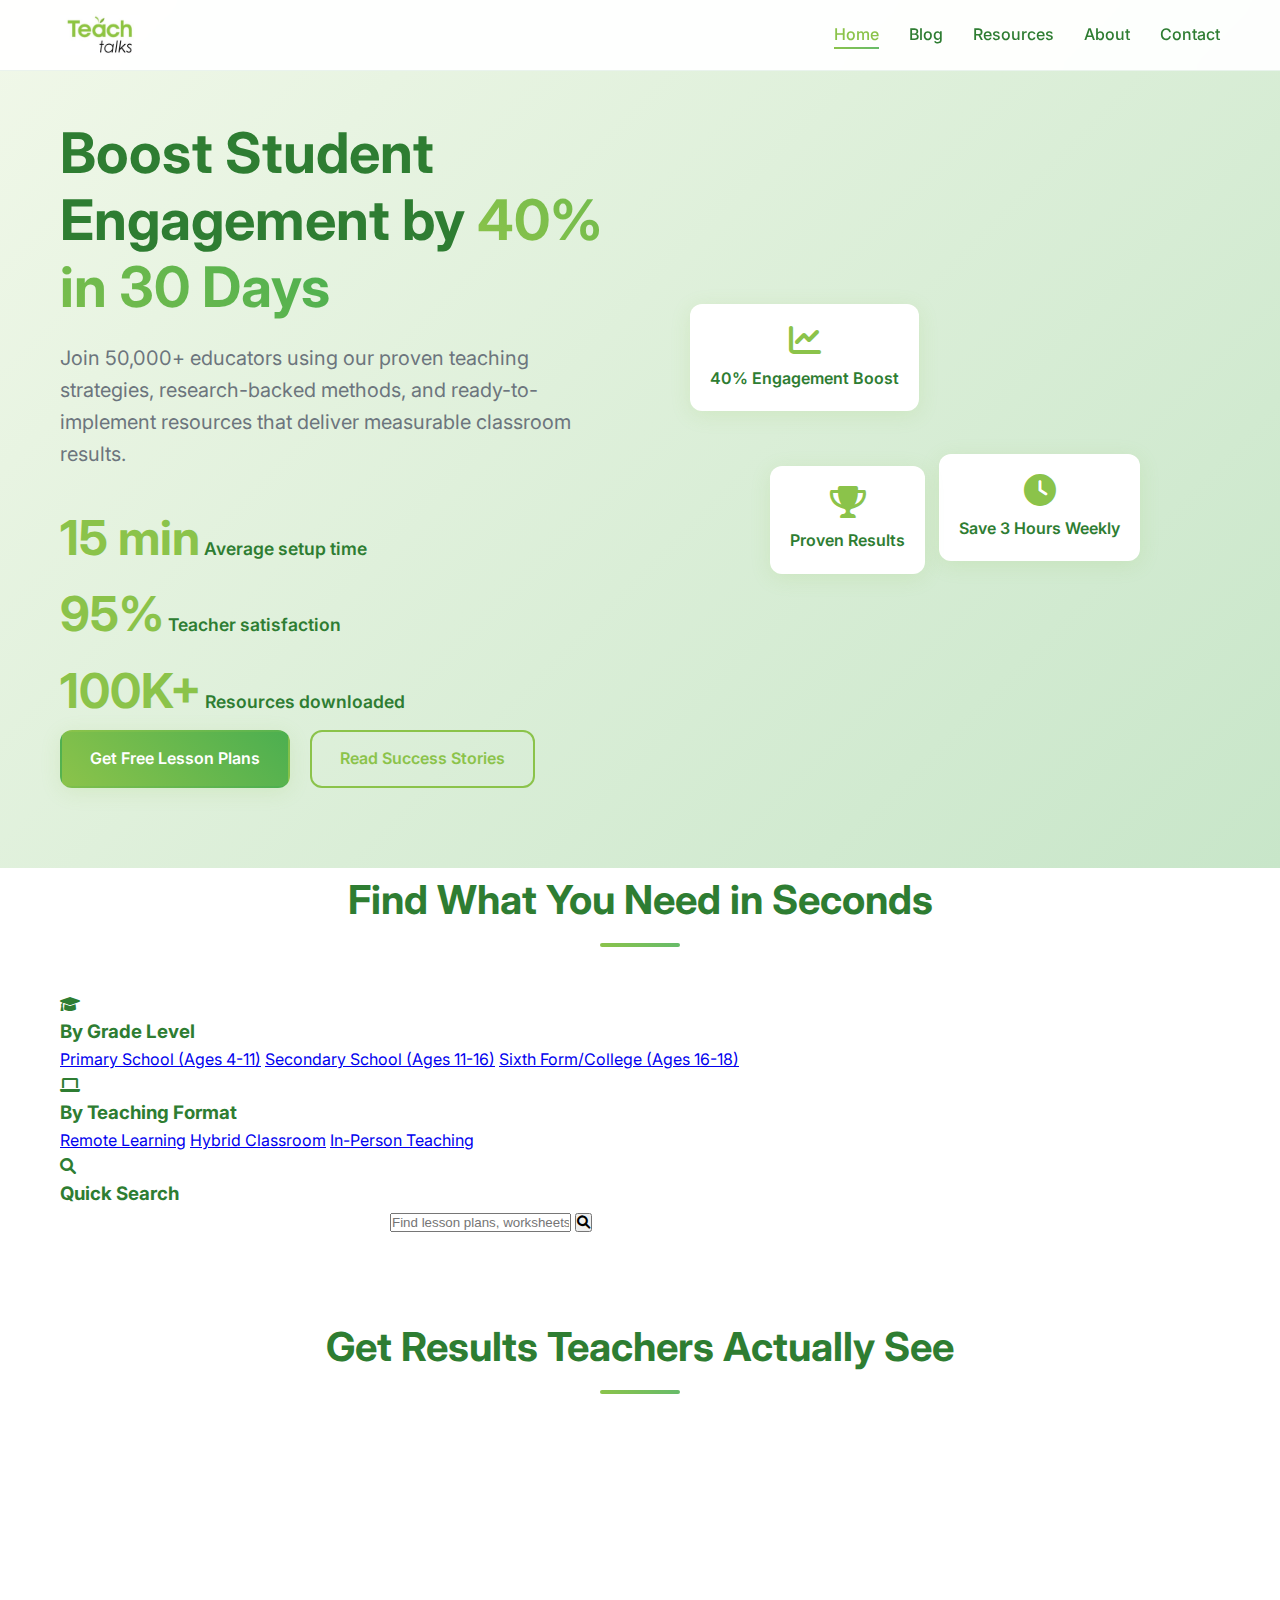
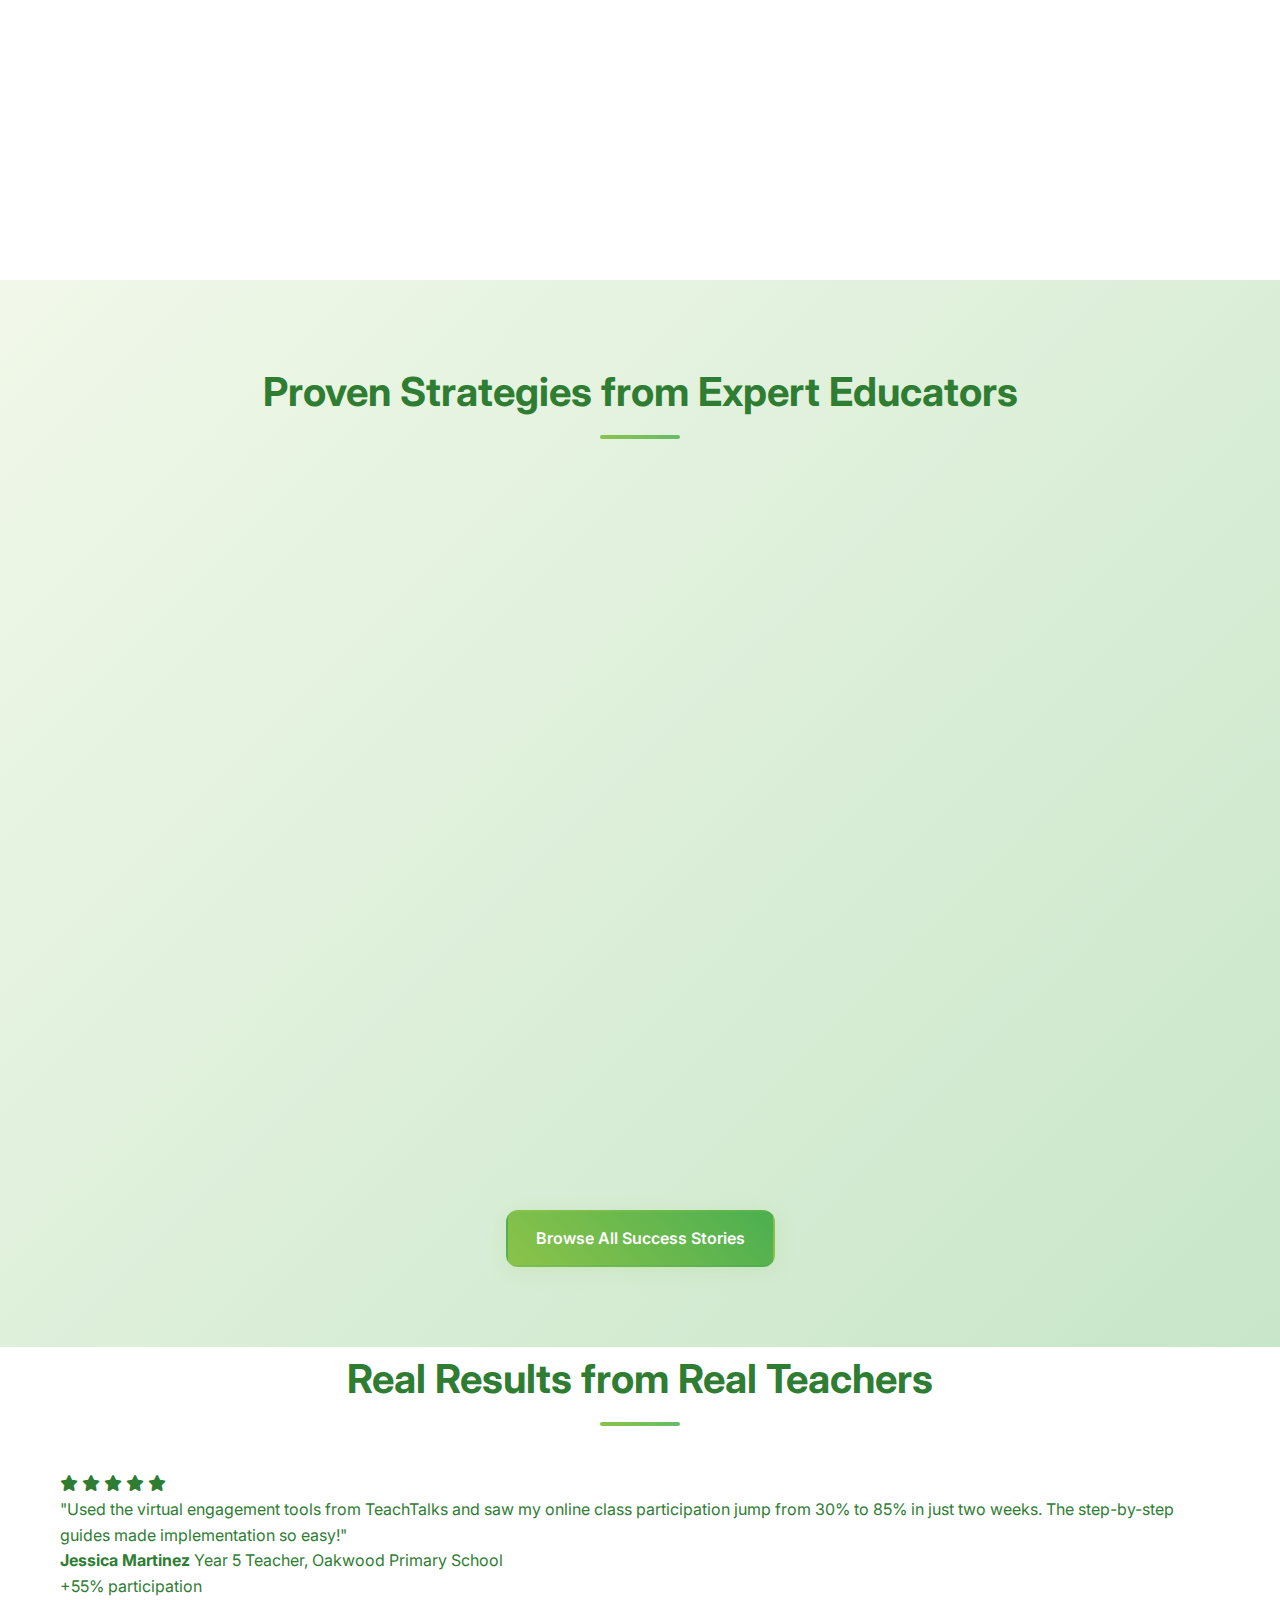
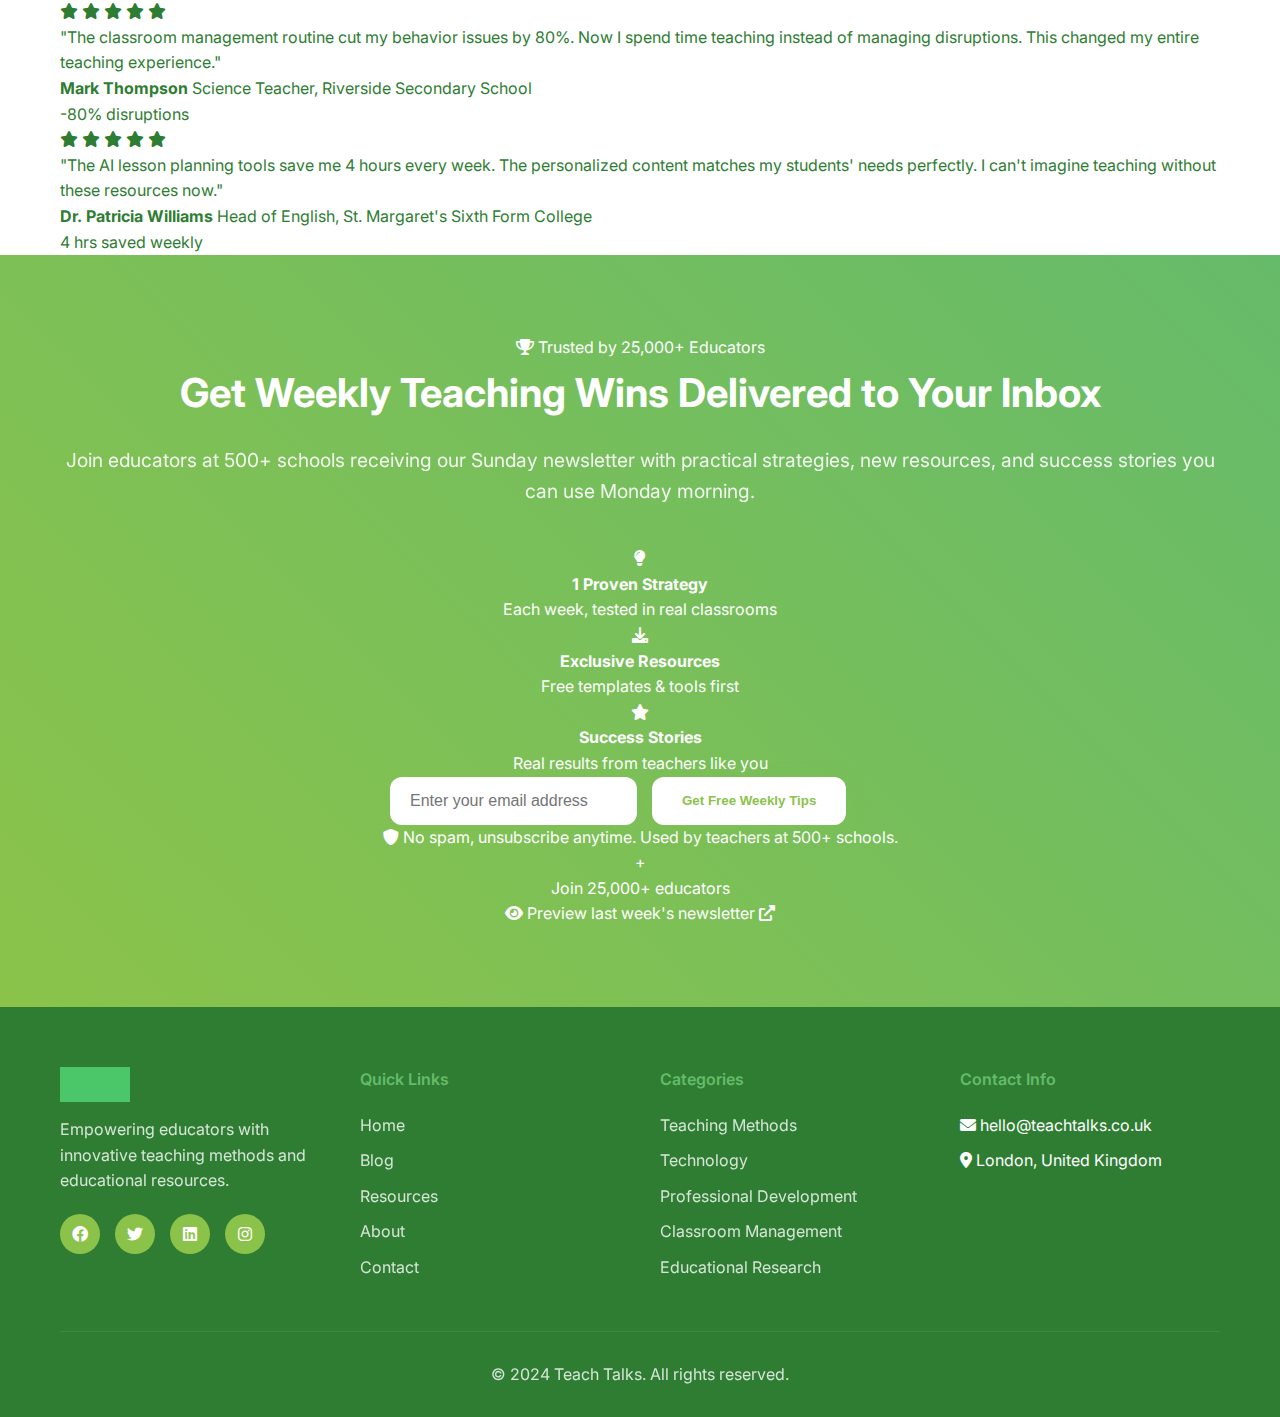
<file: index.html>
<!DOCTYPE html>
<html lang="en">
<head>
    <meta charset="UTF-8">
    <meta name="viewport" content="width=device-width, initial-scale=1.0">
    <title>Teach Talks - Educational Insights & Teaching Resources</title>
    <meta name="description" content="Discover innovative teaching methods, educational insights, and professional development resources at Teach Talks - your premier education blog.">
    <link rel="stylesheet" href="styles/main.css">
    <link href="https://fonts.googleapis.com/css2?family=Inter:wght@300;400;600;700&display=swap" rel="stylesheet">
    <link rel="stylesheet" href="https://cdnjs.cloudflare.com/ajax/libs/font-awesome/6.0.0/css/all.min.css">
</head>
<body>
    <!-- Navigation -->
    <nav class="navbar">
        <div class="nav-container">
            <div class="nav-logo">
                <a href="index.html">
                    <img src="images/logo.JPG" alt="Teach Talks Logo" class="logo-image">
                </a>
            </div>
            <ul class="nav-menu">
                <li><a href="index.html" class="nav-link active">Home</a></li>
                <li><a href="blog.html" class="nav-link">Blog</a></li>
                <li><a href="resources.html" class="nav-link">Resources</a></li>
                <li><a href="about.html" class="nav-link">About</a></li>
                <li><a href="contact.html" class="nav-link">Contact</a></li>
            </ul>
            <div class="hamburger">
                <span></span>
                <span></span>
                <span></span>
            </div>
        </div>
    </nav>

    <!-- Hero Section -->
    <section class="hero">
        <div class="hero-container">
            <div class="hero-content">
                <h1 class="hero-title">Boost Student Engagement by <span class="highlight">40% in 30 Days</span></h1>
                <p class="hero-subtitle">Join 50,000+ educators using our proven teaching strategies, research-backed methods, and ready-to-implement resources that deliver measurable classroom results.</p>
                <div class="hero-stats">
                    <div class="stat-highlight">
                        <span class="stat-number">15 min</span>
                        <span class="stat-label">Average setup time</span>
                    </div>
                    <div class="stat-highlight">
                        <span class="stat-number">95%</span>
                        <span class="stat-label">Teacher satisfaction</span>
                    </div>
                    <div class="stat-highlight">
                        <span class="stat-number">100K+</span>
                        <span class="stat-label">Resources downloaded</span>
                    </div>
                </div>
                <div class="hero-buttons">
                    <a href="resources.html" class="btn btn-primary">Get Free Lesson Plans</a>
                    <a href="blog.html" class="btn btn-secondary">Read Success Stories</a>
                </div>
            </div>
            <div class="hero-image">
                <div class="floating-card card-1">
                    <i class="fas fa-chart-line"></i>
                    <span>40% Engagement Boost</span>
                </div>
                <div class="floating-card card-2">
                    <i class="fas fa-clock"></i>
                    <span>Save 3 Hours Weekly</span>
                </div>
                <div class="floating-card card-3">
                    <i class="fas fa-trophy"></i>
                    <span>Proven Results</span>
                </div>
            </div>
        </div>
    </section>

    <!-- Quick Access Section -->
    <section class="quick-access">
        <div class="container">
            <h2 class="section-title">Find What You Need in Seconds</h2>
            <div class="quick-access-grid">
                <div class="quick-access-card">
                    <div class="quick-icon">
                        <i class="fas fa-graduation-cap"></i>
                    </div>
                    <h3>By Grade Level</h3>
                    <div class="grade-links">
                        <a href="resources.html?grade=elementary" class="grade-link">Primary School (Ages 4-11)</a>
                        <a href="resources.html?grade=middle" class="grade-link">Secondary School (Ages 11-16)</a>
                        <a href="resources.html?grade=high" class="grade-link">Sixth Form/College (Ages 16-18)</a>
                    </div>
                </div>
                <div class="quick-access-card">
                    <div class="quick-icon">
                        <i class="fas fa-laptop"></i>
                    </div>
                    <h3>By Teaching Format</h3>
                    <div class="format-links">
                        <a href="blog.html?format=remote" class="format-link">Remote Learning</a>
                        <a href="blog.html?format=hybrid" class="format-link">Hybrid Classroom</a>
                        <a href="blog.html?format=in-person" class="format-link">In-Person Teaching</a>
                    </div>
                </div>
                <div class="quick-access-card">
                    <div class="quick-icon">
                        <i class="fas fa-search"></i>
                    </div>
                    <h3>Quick Search</h3>
                    <div class="search-container">
                        <input type="text" class="quick-search" placeholder="Find lesson plans, worksheets, guides...">
                        <button class="search-btn"><i class="fas fa-search"></i></button>
                    </div>
                </div>
            </div>
        </div>
    </section>

    <!-- Features Section -->
    <section class="features">
        <div class="container">
            <h2 class="section-title">Get Results Teachers Actually See</h2>
            <div class="features-grid">
                <div class="feature-card">
                    <div class="feature-icon">
                        <i class="fas fa-rocket"></i>
                    </div>
                    <h3>Implement Tomorrow</h3>
                    <p>Every resource is classroom-tested and ready to use. No lengthy prep work—just proven strategies you can apply in your next lesson.</p>
                    <div class="feature-benefit">
                        <i class="fas fa-check"></i>
                        <span>Average 15-minute setup time</span>
                    </div>
                </div>
                <div class="feature-card">
                    <div class="feature-icon">
                        <i class="fas fa-users"></i>
                    </div>
                    <h3>Join 50K+ Educators</h3>
                    <p>Connect with a community of teachers sharing real classroom experiences, challenges solved, and student success stories.</p>
                    <div class="feature-benefit">
                        <i class="fas fa-check"></i>
                        <span>Active teacher forums & support</span>
                    </div>
                </div>
                <div class="feature-card">
                    <div class="feature-icon">
                        <i class="fas fa-chart-bar"></i>
                    </div>
                    <h3>Measure Your Impact</h3>
                    <p>Track student engagement, participation rates, and learning outcomes with our built-in assessment tools and progress indicators.</p>
                    <div class="feature-benefit">
                        <i class="fas fa-check"></i>
                        <span>Data-driven teaching insights</span>
                    </div>
                </div>
            </div>
        </div>
    </section>

    <!-- Latest Articles -->
    <section class="latest-articles">
        <div class="container">
            <h2 class="section-title">Proven Strategies from Expert Educators</h2>
            <div class="articles-grid">
                <article class="article-card">
                    <div class="article-image">
                        <div class="placeholder-image education-bg-1"></div>
                        <div class="article-category">Remote Learning</div>
                        <div class="article-impact">
                            <i class="fas fa-arrow-up"></i>
                            <span>40% engagement boost</span>
                        </div>
                    </div>
                    <div class="article-content">
                        <h3>5 Virtual Classroom Tools That Boost Student Participation by 40%</h3>
                        <p>Discover the exact digital tools and techniques that helped 500+ teachers transform silent Zoom classrooms into interactive learning environments. Includes step-by-step implementation guides.</p>
                        <div class="author-info">
                            <div class="author-avatar">
                                <i class="fas fa-user-circle"></i>
                            </div>
                            <div class="author-details">
                                <span class="author-name">Monil Jivraj</span>
                                <span class="author-credentials">EdD, 15+ years in education</span>
                            </div>
                        </div>
                        <div class="article-meta">
                            <span><i class="fas fa-calendar"></i> March 15, 2024</span>
                            <span><i class="fas fa-clock"></i> 5 min read</span>
                            <span class="results-tag"><i class="fas fa-chart-line"></i> Proven Results</span>
                        </div>
                        <a href="blog-post.html" class="read-more">Get the Tools <i class="fas fa-arrow-right"></i></a>
                    </div>
                </article>
                
                <article class="article-card">
                    <div class="article-image">
                        <div class="placeholder-image education-bg-2"></div>
                        <div class="article-category">Classroom Management</div>
                        <div class="article-impact">
                            <i class="fas fa-clock"></i>
                            <span>Save 3 hrs/week</span>
                        </div>
                    </div>
                    <div class="article-content">
                        <h3>Cut Behavior Disruptions by 70% With This 10-Minute Daily Routine</h3>
                        <p>A simple emotional intelligence practice that transformed classrooms across 200+ schools. Includes downloadable scripts and tracking sheets for immediate implementation.</p>
                        <div class="author-info">
                            <div class="author-avatar">
                                <i class="fas fa-user-circle"></i>
                            </div>
                            <div class="author-details">
                                <span class="author-name">Josh Wicks</span>
                                <span class="author-credentials">PhD Psychology, K-12 Specialist</span>
                            </div>
                        </div>
                        <div class="article-meta">
                            <span><i class="fas fa-calendar"></i> March 12, 2024</span>
                            <span><i class="fas fa-clock"></i> 7 min read</span>
                            <span class="results-tag"><i class="fas fa-users"></i> 200+ Schools</span>
                        </div>
                        <a href="blog-post.html" class="read-more">Start Today <i class="fas fa-arrow-right"></i></a>
                    </div>
                </article>

                <article class="article-card">
                    <div class="article-image">
                        <div class="placeholder-image education-bg-3"></div>
                        <div class="article-category">AI Tools</div>
                        <div class="article-impact">
                            <i class="fas fa-lightbulb"></i>
                            <span>Personalized learning</span>
                        </div>
                    </div>
                    <div class="article-content">
                        <h3>3 Free AI Tools That Create Personalized Lessons in Under 5 Minutes</h3>
                        <p>Stop spending hours on lesson planning. These AI-powered tools generate customized content for different learning levels, complete with assessments and activity suggestions.</p>
                        <div class="author-info">
                            <div class="author-avatar">
                                <i class="fas fa-user-circle"></i>
                            </div>
                            <div class="author-details">
                                <span class="author-name">Dave Thornton</span>
                                <span class="author-credentials">EdTech Specialist, Google Certified</span>
                            </div>
                        </div>
                        <div class="article-meta">
                            <span><i class="fas fa-calendar"></i> March 10, 2024</span>
                            <span><i class="fas fa-clock"></i> 6 min read</span>
                            <span class="results-tag"><i class="fas fa-magic"></i> Time Saver</span>
                        </div>
                        <a href="blog-post.html" class="read-more">Try the Tools <i class="fas fa-arrow-right"></i></a>
                    </div>
                </article>
            </div>
            <div class="text-center">
                <a href="blog.html" class="btn btn-primary">Browse All Success Stories</a>
            </div>
        </div>
    </section>

    <!-- Testimonials Section -->
    <section class="testimonials">
        <div class="container">
            <h2 class="section-title">Real Results from Real Teachers</h2>
            <div class="testimonials-grid">
                <div class="testimonial-card">
                    <div class="testimonial-content">
                        <div class="stars">
                            <i class="fas fa-star"></i>
                            <i class="fas fa-star"></i>
                            <i class="fas fa-star"></i>
                            <i class="fas fa-star"></i>
                            <i class="fas fa-star"></i>
                        </div>
                        <blockquote>"Used the virtual engagement tools from TeachTalks and saw my online class participation jump from 30% to 85% in just two weeks. The step-by-step guides made implementation so easy!"</blockquote>
                        <div class="testimonial-author">
                            <div class="author-info">
                                <strong>Jessica Martinez</strong>
                                <span>Year 5 Teacher, Oakwood Primary School</span>
                            </div>
                            <div class="testimonial-results">
                                <span class="result-stat">+55% participation</span>
                            </div>
                        </div>
                    </div>
                </div>
                
                <div class="testimonial-card">
                    <div class="testimonial-content">
                        <div class="stars">
                            <i class="fas fa-star"></i>
                            <i class="fas fa-star"></i>
                            <i class="fas fa-star"></i>
                            <i class="fas fa-star"></i>
                            <i class="fas fa-star"></i>
                        </div>
                        <blockquote>"The classroom management routine cut my behavior issues by 80%. Now I spend time teaching instead of managing disruptions. This changed my entire teaching experience."</blockquote>
                        <div class="testimonial-author">
                            <div class="author-info">
                                <strong>Mark Thompson</strong>
                                <span>Science Teacher, Riverside Secondary School</span>
                            </div>
                            <div class="testimonial-results">
                                <span class="result-stat">-80% disruptions</span>
                            </div>
                        </div>
                    </div>
                </div>
                
                <div class="testimonial-card">
                    <div class="testimonial-content">
                        <div class="stars">
                            <i class="fas fa-star"></i>
                            <i class="fas fa-star"></i>
                            <i class="fas fa-star"></i>
                            <i class="fas fa-star"></i>
                            <i class="fas fa-star"></i>
                        </div>
                        <blockquote>"The AI lesson planning tools save me 4 hours every week. The personalized content matches my students' needs perfectly. I can't imagine teaching without these resources now."</blockquote>
                        <div class="testimonial-author">
                            <div class="author-info">
                                <strong>Dr. Patricia Williams</strong>
                                <span>Head of English, St. Margaret's Sixth Form College</span>
                            </div>
                            <div class="testimonial-results">
                                <span class="result-stat">4 hrs saved weekly</span>
                            </div>
                        </div>
                    </div>
                </div>
            </div>
        </div>
    </section>

    <!-- Newsletter -->
    <section class="newsletter">
        <div class="container">
            <div class="newsletter-content">
                <div class="newsletter-header">
                    <div class="newsletter-badge">
                        <i class="fas fa-trophy"></i>
                        <span>Trusted by 25,000+ Educators</span>
                    </div>
                    <h2>Get Weekly Teaching Wins Delivered to Your Inbox</h2>
                    <p>Join educators at 500+ schools receiving our Sunday newsletter with practical strategies, new resources, and success stories you can use Monday morning.</p>
                </div>
                
                <div class="newsletter-benefits">
                    <div class="benefit-item">
                        <div class="benefit-icon">
                            <i class="fas fa-lightbulb"></i>
                        </div>
                        <div class="benefit-content">
                            <h4>1 Proven Strategy</h4>
                            <span>Each week, tested in real classrooms</span>
                        </div>
                    </div>
                    <div class="benefit-item">
                        <div class="benefit-icon">
                            <i class="fas fa-download"></i>
                        </div>
                        <div class="benefit-content">
                            <h4>Exclusive Resources</h4>
                            <span>Free templates & tools first</span>
                        </div>
                    </div>
                    <div class="benefit-item">
                        <div class="benefit-icon">
                            <i class="fas fa-star"></i>
                        </div>
                        <div class="benefit-content">
                            <h4>Success Stories</h4>
                            <span>Real results from teachers like you</span>
                        </div>
                    </div>
                </div>

                <div class="newsletter-form-container">
                    <form class="newsletter-form" id="newsletterForm" novalidate>
                        <div class="form-input-wrapper">
                            <input 
                                type="email" 
                                id="newsletter-email"
                                name="email"
                                placeholder="Enter your email address" 
                                required
                                aria-label="Email address for newsletter subscription"
                                autocomplete="email"
                            >
                            <div class="input-validation-message" id="email-error" role="alert" aria-live="polite"></div>
                        </div>
                        <button type="submit" class="btn btn-primary newsletter-btn" aria-describedby="newsletter-description">
                            <span class="btn-text">Get Free Weekly Tips</span>
                            <span class="btn-loading" style="display: none;">
                                <i class="fas fa-spinner fa-spin"></i>
                                Subscribing...
                            </span>
                            <span class="btn-success" style="display: none;">
                                <i class="fas fa-check"></i>
                                Subscribed!
                            </span>
                        </button>
                    </form>
                    
                    <div class="newsletter-guarantee" id="newsletter-description">
                        <div class="guarantee-content">
                            <i class="fas fa-shield-alt"></i>
                            <span>No spam, unsubscribe anytime. Used by teachers at 500+ schools.</span>
                        </div>
                        <div class="newsletter-social-proof">
                            <div class="social-proof-avatars">
                                <div class="avatar-stack">
                                    <div class="avatar avatar-1"></div>
                                    <div class="avatar avatar-2"></div>
                                    <div class="avatar avatar-3"></div>
                                    <div class="avatar avatar-more">+</div>
                                </div>
                                <span class="social-proof-text">Join 25,000+ educators</span>
                            </div>
                        </div>
                    </div>
                </div>

                <div class="newsletter-preview">
                    <div class="preview-content">
                        <i class="fas fa-eye"></i>
                        <span>Preview last week's newsletter</span>
                        <i class="fas fa-external-link-alt"></i>
                    </div>
                </div>
            </div>
        </div>
    </section>

    <!-- Footer -->
    <footer class="footer">
        <div class="container">
            <div class="footer-content">
                <div class="footer-section">
                    <div class="footer-logo">
                        <img src="images/logo.JPG" alt="Teach Talks Logo" class="footer-logo-image">
                    </div>
                    <p>Empowering educators with innovative teaching methods and educational resources.</p>
                    <div class="social-links">
                        <a href="#"><i class="fab fa-facebook"></i></a>
                        <a href="#"><i class="fab fa-twitter"></i></a>
                        <a href="#"><i class="fab fa-linkedin"></i></a>
                        <a href="#"><i class="fab fa-instagram"></i></a>
                    </div>
                </div>
                <div class="footer-section">
                    <h4>Quick Links</h4>
                    <ul>
                        <li><a href="index.html">Home</a></li>
                        <li><a href="blog.html">Blog</a></li>
                        <li><a href="resources.html">Resources</a></li>
                        <li><a href="about.html">About</a></li>
                        <li><a href="contact.html">Contact</a></li>
                    </ul>
                </div>
                <div class="footer-section">
                    <h4>Categories</h4>
                    <ul>
                        <li><a href="#">Teaching Methods</a></li>
                        <li><a href="#">Technology</a></li>
                        <li><a href="#">Professional Development</a></li>
                        <li><a href="#">Classroom Management</a></li>
                        <li><a href="#">Educational Research</a></li>
                    </ul>
                </div>
                <div class="footer-section">
                    <h4>Contact Info</h4>
                    <ul>
                        <li><i class="fas fa-envelope"></i> hello@teachtalks.co.uk</li>
                        <li><i class="fas fa-map-marker-alt"></i> London, United Kingdom</li>
                    </ul>
                </div>
            </div>
            <div class="footer-bottom">
                <p>&copy; 2024 Teach Talks. All rights reserved.</p>
            </div>
        </div>
    </footer>

    <script src="scripts/main.js"></script>
</body>
</html>
</file>
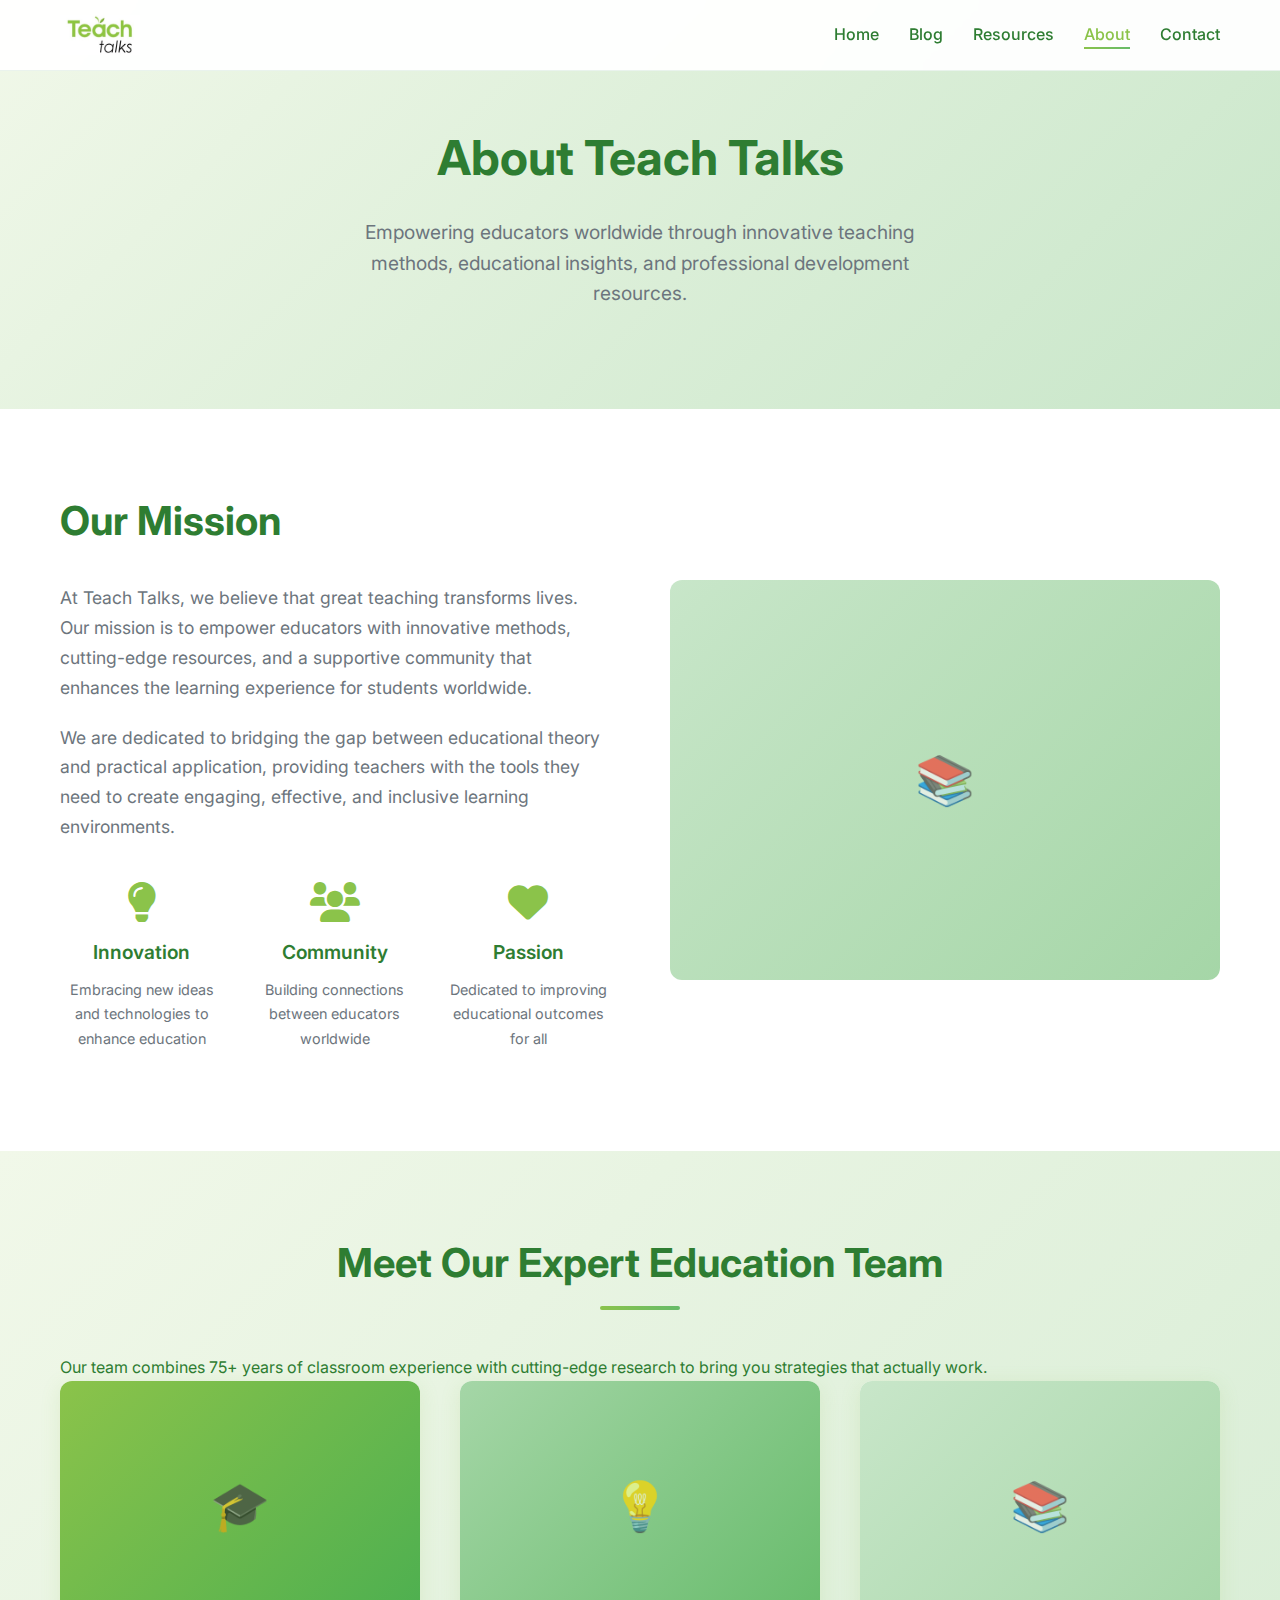
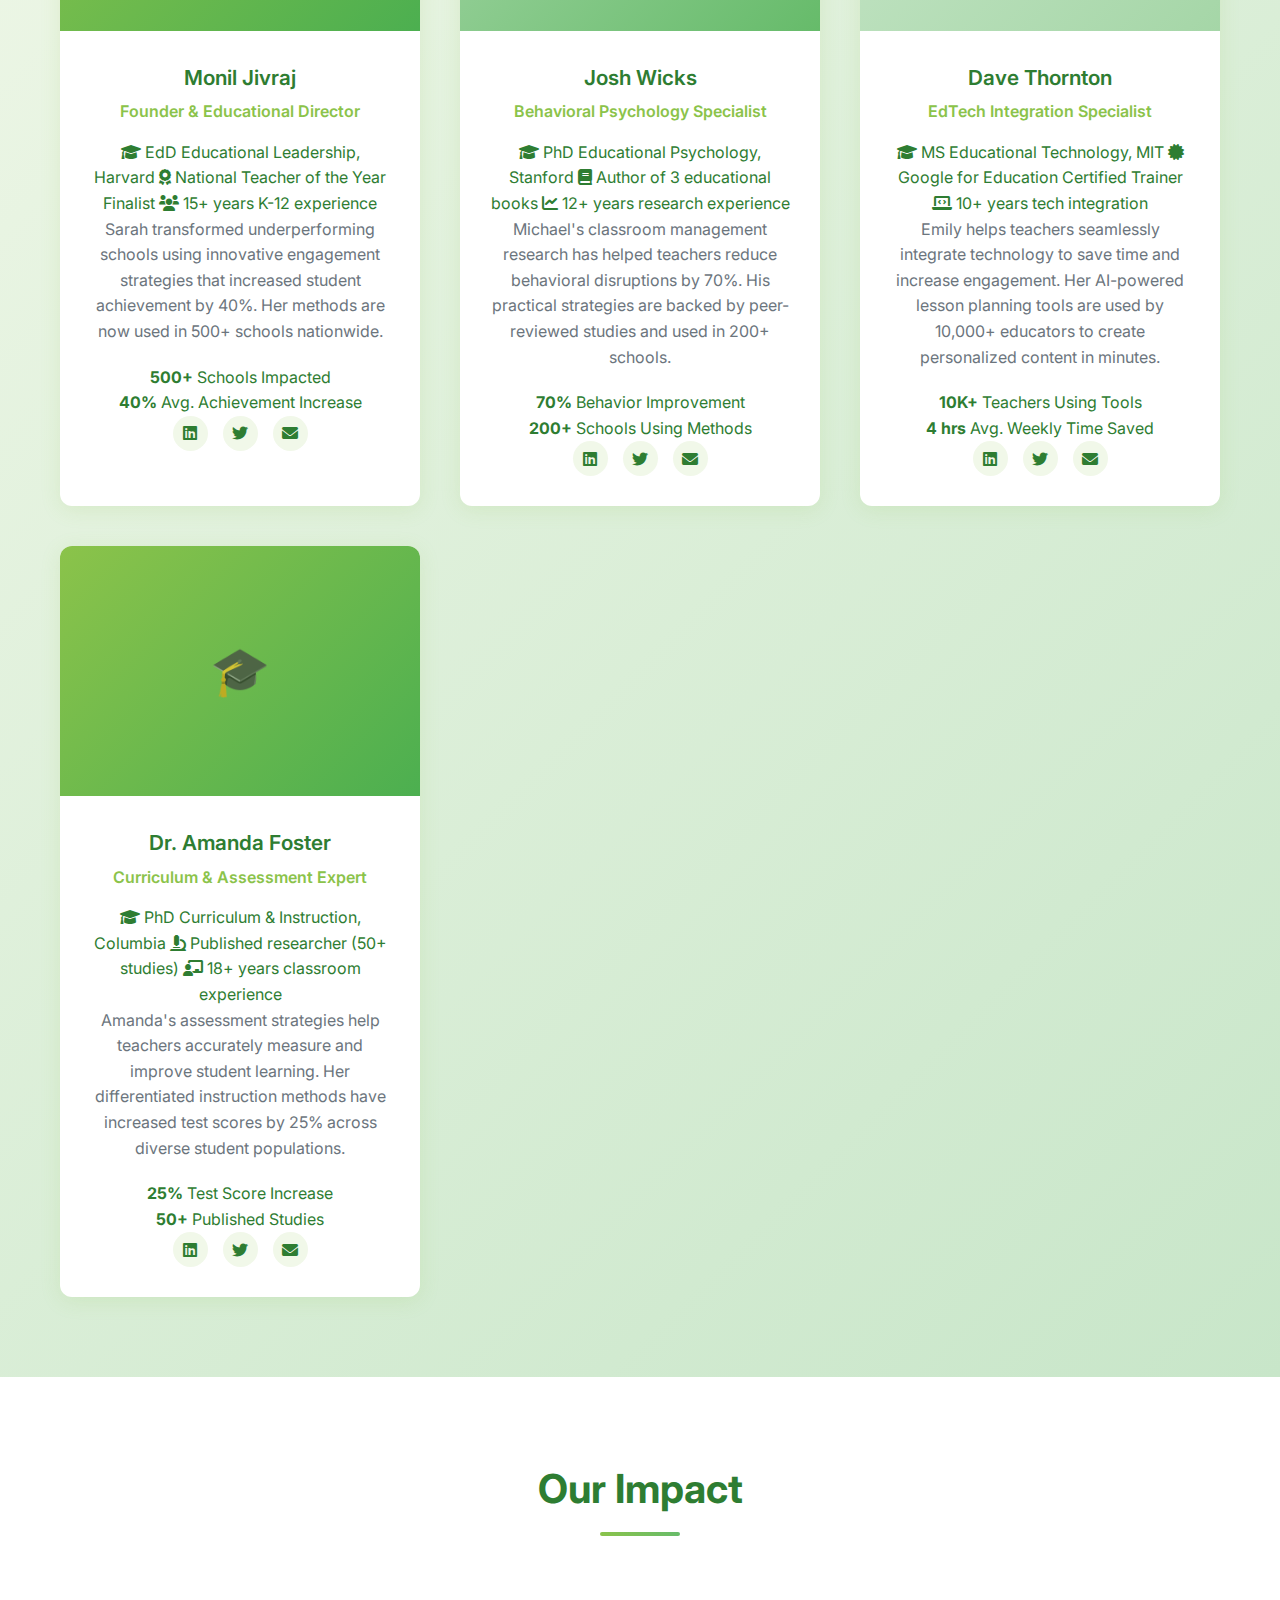
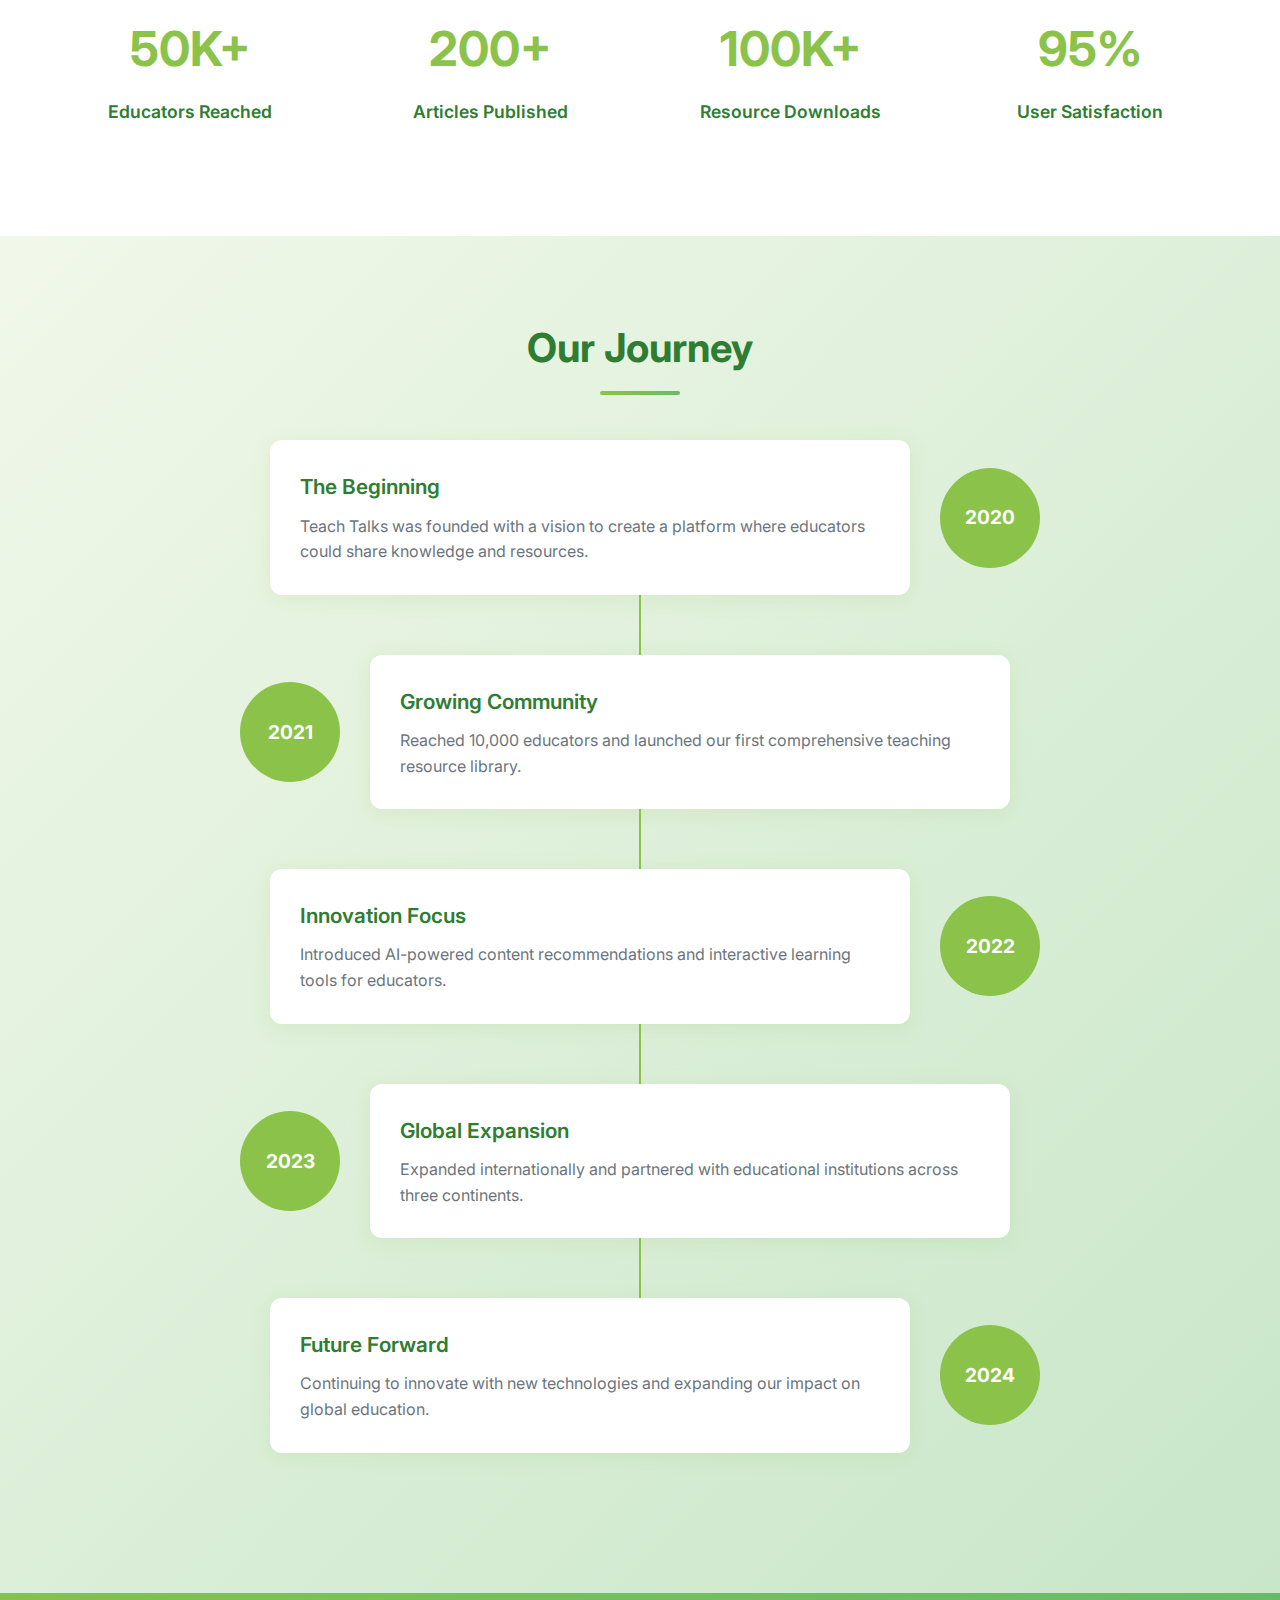
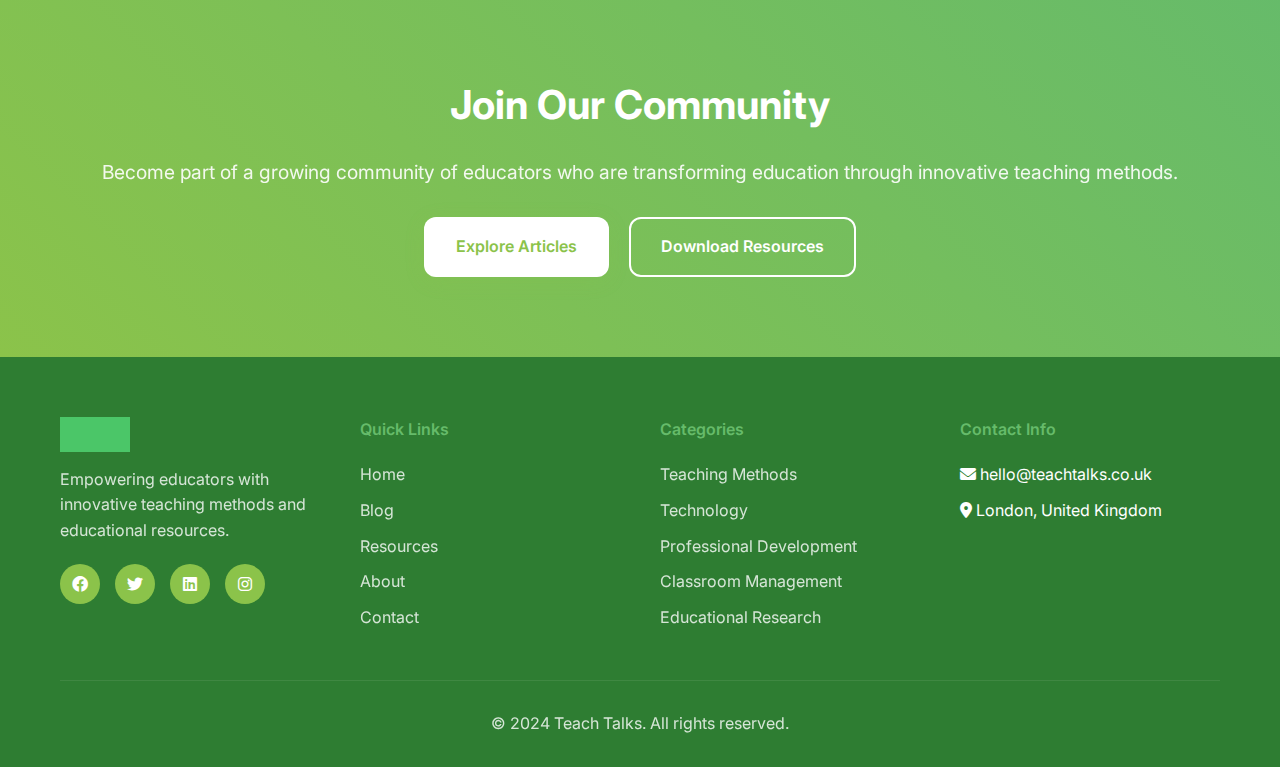
<file: about.html>
<!DOCTYPE html>
<html lang="en">
<head>
    <meta charset="UTF-8">
    <meta name="viewport" content="width=device-width, initial-scale=1.0">
    <title>About Us - Our Mission & Team | Teach Talks</title>
    <meta name="description" content="Learn about Teach Talks' mission to empower educators through innovative teaching methods and educational resources.">
    <link rel="stylesheet" href="styles/main.css">
    <link href="https://fonts.googleapis.com/css2?family=Inter:wght@300;400;600;700&display=swap" rel="stylesheet">
    <link rel="stylesheet" href="https://cdnjs.cloudflare.com/ajax/libs/font-awesome/6.0.0/css/all.min.css">
</head>
<body>
    <!-- Navigation -->
    <nav class="navbar">
        <div class="nav-container">
            <div class="nav-logo">
                <a href="index.html">
                    <img src="images/logo.JPG" alt="Teach Talks Logo" class="logo-image">
                </a>
            </div>
            <ul class="nav-menu">
                <li><a href="index.html" class="nav-link">Home</a></li>
                <li><a href="blog.html" class="nav-link">Blog</a></li>
                <li><a href="resources.html" class="nav-link">Resources</a></li>
                <li><a href="about.html" class="nav-link active">About</a></li>
                <li><a href="contact.html" class="nav-link">Contact</a></li>
            </ul>
            <div class="hamburger">
                <span></span>
                <span></span>
                <span></span>
            </div>
        </div>
    </nav>

    <!-- About Header -->
    <section class="blog-header">
        <div class="container">
            <h1 class="page-title">About Teach Talks</h1>
            <p class="page-subtitle">Empowering educators worldwide through innovative teaching methods, educational insights, and professional development resources.</p>
        </div>
    </section>

    <!-- Mission Section -->
    <section class="mission-section">
        <div class="container">
            <div class="mission-content">
                <div class="mission-text">
                    <h2>Our Mission</h2>
                    <p>At Teach Talks, we believe that great teaching transforms lives. Our mission is to empower educators with innovative methods, cutting-edge resources, and a supportive community that enhances the learning experience for students worldwide.</p>
                    <p>We are dedicated to bridging the gap between educational theory and practical application, providing teachers with the tools they need to create engaging, effective, and inclusive learning environments.</p>
                    <div class="mission-values">
                        <div class="value-item">
                            <i class="fas fa-lightbulb"></i>
                            <h4>Innovation</h4>
                            <p>Embracing new ideas and technologies to enhance education</p>
                        </div>
                        <div class="value-item">
                            <i class="fas fa-users"></i>
                            <h4>Community</h4>
                            <p>Building connections between educators worldwide</p>
                        </div>
                        <div class="value-item">
                            <i class="fas fa-heart"></i>
                            <h4>Passion</h4>
                            <p>Dedicated to improving educational outcomes for all</p>
                        </div>
                    </div>
                </div>
                <div class="mission-image">
                    <div class="placeholder-image education-bg-1"></div>
                </div>
            </div>
        </div>
    </section>

    <!-- Team Section -->
    <section class="team-section">
        <div class="container">
            <h2 class="section-title">Meet Our Expert Education Team</h2>
            <p class="team-intro">Our team combines 75+ years of classroom experience with cutting-edge research to bring you strategies that actually work.</p>
            <div class="team-grid">
                <div class="team-member">
                    <div class="member-image">
                        <div class="placeholder-image education-bg-2"></div>
                    </div>
                    <div class="member-info">
                        <h3>Monil Jivraj</h3>
                        <p class="member-role">Founder & Educational Director</p>
                        <div class="member-credentials">
                            <span><i class="fas fa-graduation-cap"></i> EdD Educational Leadership, Harvard</span>
                            <span><i class="fas fa-award"></i> National Teacher of the Year Finalist</span>
                            <span><i class="fas fa-users"></i> 15+ years K-12 experience</span>
                        </div>
                        <p class="member-bio">Sarah transformed underperforming schools using innovative engagement strategies that increased student achievement by 40%. Her methods are now used in 500+ schools nationwide.</p>
                        <div class="member-achievements">
                            <div class="achievement">
                                <strong>500+</strong>
                                <span>Schools Impacted</span>
                            </div>
                            <div class="achievement">
                                <strong>40%</strong>
                                <span>Avg. Achievement Increase</span>
                            </div>
                        </div>
                        <div class="member-social">
                            <a href="#"><i class="fab fa-linkedin"></i></a>
                            <a href="#"><i class="fab fa-twitter"></i></a>
                            <a href="#"><i class="fas fa-envelope"></i></a>
                        </div>
                    </div>
                </div>

                <div class="team-member">
                    <div class="member-image">
                        <div class="placeholder-image education-bg-3"></div>
                    </div>
                    <div class="member-info">
                        <h3>Josh Wicks</h3>
                        <p class="member-role">Behavioral Psychology Specialist</p>
                        <div class="member-credentials">
                            <span><i class="fas fa-graduation-cap"></i> PhD Educational Psychology, Stanford</span>
                            <span><i class="fas fa-book"></i> Author of 3 educational books</span>
                            <span><i class="fas fa-chart-line"></i> 12+ years research experience</span>
                        </div>
                        <p class="member-bio">Michael's classroom management research has helped teachers reduce behavioral disruptions by 70%. His practical strategies are backed by peer-reviewed studies and used in 200+ schools.</p>
                        <div class="member-achievements">
                            <div class="achievement">
                                <strong>70%</strong>
                                <span>Behavior Improvement</span>
                            </div>
                            <div class="achievement">
                                <strong>200+</strong>
                                <span>Schools Using Methods</span>
                            </div>
                        </div>
                        <div class="member-social">
                            <a href="#"><i class="fab fa-linkedin"></i></a>
                            <a href="#"><i class="fab fa-twitter"></i></a>
                            <a href="#"><i class="fas fa-envelope"></i></a>
                        </div>
                    </div>
                </div>

                <div class="team-member">
                    <div class="member-image">
                        <div class="placeholder-image education-bg-1"></div>
                    </div>
                    <div class="member-info">
                        <h3>Dave Thornton</h3>
                        <p class="member-role">EdTech Integration Specialist</p>
                        <div class="member-credentials">
                            <span><i class="fas fa-graduation-cap"></i> MS Educational Technology, MIT</span>
                            <span><i class="fas fa-certificate"></i> Google for Education Certified Trainer</span>
                            <span><i class="fas fa-laptop-code"></i> 10+ years tech integration</span>
                        </div>
                        <p class="member-bio">Emily helps teachers seamlessly integrate technology to save time and increase engagement. Her AI-powered lesson planning tools are used by 10,000+ educators to create personalized content in minutes.</p>
                        <div class="member-achievements">
                            <div class="achievement">
                                <strong>10K+</strong>
                                <span>Teachers Using Tools</span>
                            </div>
                            <div class="achievement">
                                <strong>4 hrs</strong>
                                <span>Avg. Weekly Time Saved</span>
                            </div>
                        </div>
                        <div class="member-social">
                            <a href="#"><i class="fab fa-linkedin"></i></a>
                            <a href="#"><i class="fab fa-twitter"></i></a>
                            <a href="#"><i class="fas fa-envelope"></i></a>
                        </div>
                    </div>
                </div>

                <div class="team-member">
                    <div class="member-image">
                        <div class="placeholder-image education-bg-2"></div>
                    </div>
                    <div class="member-info">
                        <h3>Dr. Amanda Foster</h3>
                        <p class="member-role">Curriculum & Assessment Expert</p>
                        <div class="member-credentials">
                            <span><i class="fas fa-graduation-cap"></i> PhD Curriculum & Instruction, Columbia</span>
                            <span><i class="fas fa-microscope"></i> Published researcher (50+ studies)</span>
                            <span><i class="fas fa-chalkboard-teacher"></i> 18+ years classroom experience</span>
                        </div>
                        <p class="member-bio">Amanda's assessment strategies help teachers accurately measure and improve student learning. Her differentiated instruction methods have increased test scores by 25% across diverse student populations.</p>
                        <div class="member-achievements">
                            <div class="achievement">
                                <strong>25%</strong>
                                <span>Test Score Increase</span>
                            </div>
                            <div class="achievement">
                                <strong>50+</strong>
                                <span>Published Studies</span>
                            </div>
                        </div>
                        <div class="member-social">
                            <a href="#"><i class="fab fa-linkedin"></i></a>
                            <a href="#"><i class="fab fa-twitter"></i></a>
                            <a href="#"><i class="fas fa-envelope"></i></a>
                        </div>
                    </div>
                </div>
            </div>
        </div>
    </section>

    <!-- Stats Section -->
    <section class="stats-section">
        <div class="container">
            <h2 class="section-title">Our Impact</h2>
            <div class="stats-grid">
                <div class="stat-item">
                    <div class="stat-number">50K+</div>
                    <div class="stat-label">Educators Reached</div>
                </div>
                <div class="stat-item">
                    <div class="stat-number">200+</div>
                    <div class="stat-label">Articles Published</div>
                </div>
                <div class="stat-item">
                    <div class="stat-number">100K+</div>
                    <div class="stat-label">Resource Downloads</div>
                </div>
                <div class="stat-item">
                    <div class="stat-number">95%</div>
                    <div class="stat-label">User Satisfaction</div>
                </div>
            </div>
        </div>
    </section>

    <!-- Journey Section -->
    <section class="journey-section">
        <div class="container">
            <h2 class="section-title">Our Journey</h2>
            <div class="timeline">
                <div class="timeline-item">
                    <div class="timeline-year">2020</div>
                    <div class="timeline-content">
                        <h3>The Beginning</h3>
                        <p>Teach Talks was founded with a vision to create a platform where educators could share knowledge and resources.</p>
                    </div>
                </div>
                <div class="timeline-item">
                    <div class="timeline-year">2021</div>
                    <div class="timeline-content">
                        <h3>Growing Community</h3>
                        <p>Reached 10,000 educators and launched our first comprehensive teaching resource library.</p>
                    </div>
                </div>
                <div class="timeline-item">
                    <div class="timeline-year">2022</div>
                    <div class="timeline-content">
                        <h3>Innovation Focus</h3>
                        <p>Introduced AI-powered content recommendations and interactive learning tools for educators.</p>
                    </div>
                </div>
                <div class="timeline-item">
                    <div class="timeline-year">2023</div>
                    <div class="timeline-content">
                        <h3>Global Expansion</h3>
                        <p>Expanded internationally and partnered with educational institutions across three continents.</p>
                    </div>
                </div>
                <div class="timeline-item">
                    <div class="timeline-year">2024</div>
                    <div class="timeline-content">
                        <h3>Future Forward</h3>
                        <p>Continuing to innovate with new technologies and expanding our impact on global education.</p>
                    </div>
                </div>
            </div>
        </div>
    </section>

    <!-- Call to Action -->
    <section class="cta-section">
        <div class="container">
            <div class="cta-content">
                <h2>Join Our Community</h2>
                <p>Become part of a growing community of educators who are transforming education through innovative teaching methods.</p>
                <div class="cta-buttons">
                    <a href="blog.html" class="btn btn-primary">Explore Articles</a>
                    <a href="resources.html" class="btn btn-secondary">Download Resources</a>
                </div>
            </div>
        </div>
    </section>

    <!-- Footer -->
    <footer class="footer">
        <div class="container">
            <div class="footer-content">
                <div class="footer-section">
                    <div class="footer-logo">
                        <img src="images/logo.JPG" alt="Teach Talks Logo" class="footer-logo-image">
                    </div>
                    <p>Empowering educators with innovative teaching methods and educational resources.</p>
                    <div class="social-links">
                        <a href="#"><i class="fab fa-facebook"></i></a>
                        <a href="#"><i class="fab fa-twitter"></i></a>
                        <a href="#"><i class="fab fa-linkedin"></i></a>
                        <a href="#"><i class="fab fa-instagram"></i></a>
                    </div>
                </div>
                <div class="footer-section">
                    <h4>Quick Links</h4>
                    <ul>
                        <li><a href="index.html">Home</a></li>
                        <li><a href="blog.html">Blog</a></li>
                        <li><a href="resources.html">Resources</a></li>
                        <li><a href="about.html">About</a></li>
                        <li><a href="contact.html">Contact</a></li>
                    </ul>
                </div>
                <div class="footer-section">
                    <h4>Categories</h4>
                    <ul>
                        <li><a href="#">Teaching Methods</a></li>
                        <li><a href="#">Technology</a></li>
                        <li><a href="#">Professional Development</a></li>
                        <li><a href="#">Classroom Management</a></li>
                        <li><a href="#">Educational Research</a></li>
                    </ul>
                </div>
                <div class="footer-section">
                    <h4>Contact Info</h4>
                    <ul>
                        <li><i class="fas fa-envelope"></i> hello@teachtalks.co.uk</li>
                        <li><i class="fas fa-map-marker-alt"></i> London, United Kingdom</li>
                    </ul>
                </div>
            </div>
            <div class="footer-bottom">
                <p>&copy; 2024 Teach Talks. All rights reserved.</p>
            </div>
        </div>
    </footer>

    <script src="scripts/main.js"></script>
</body>
</html>
</file>
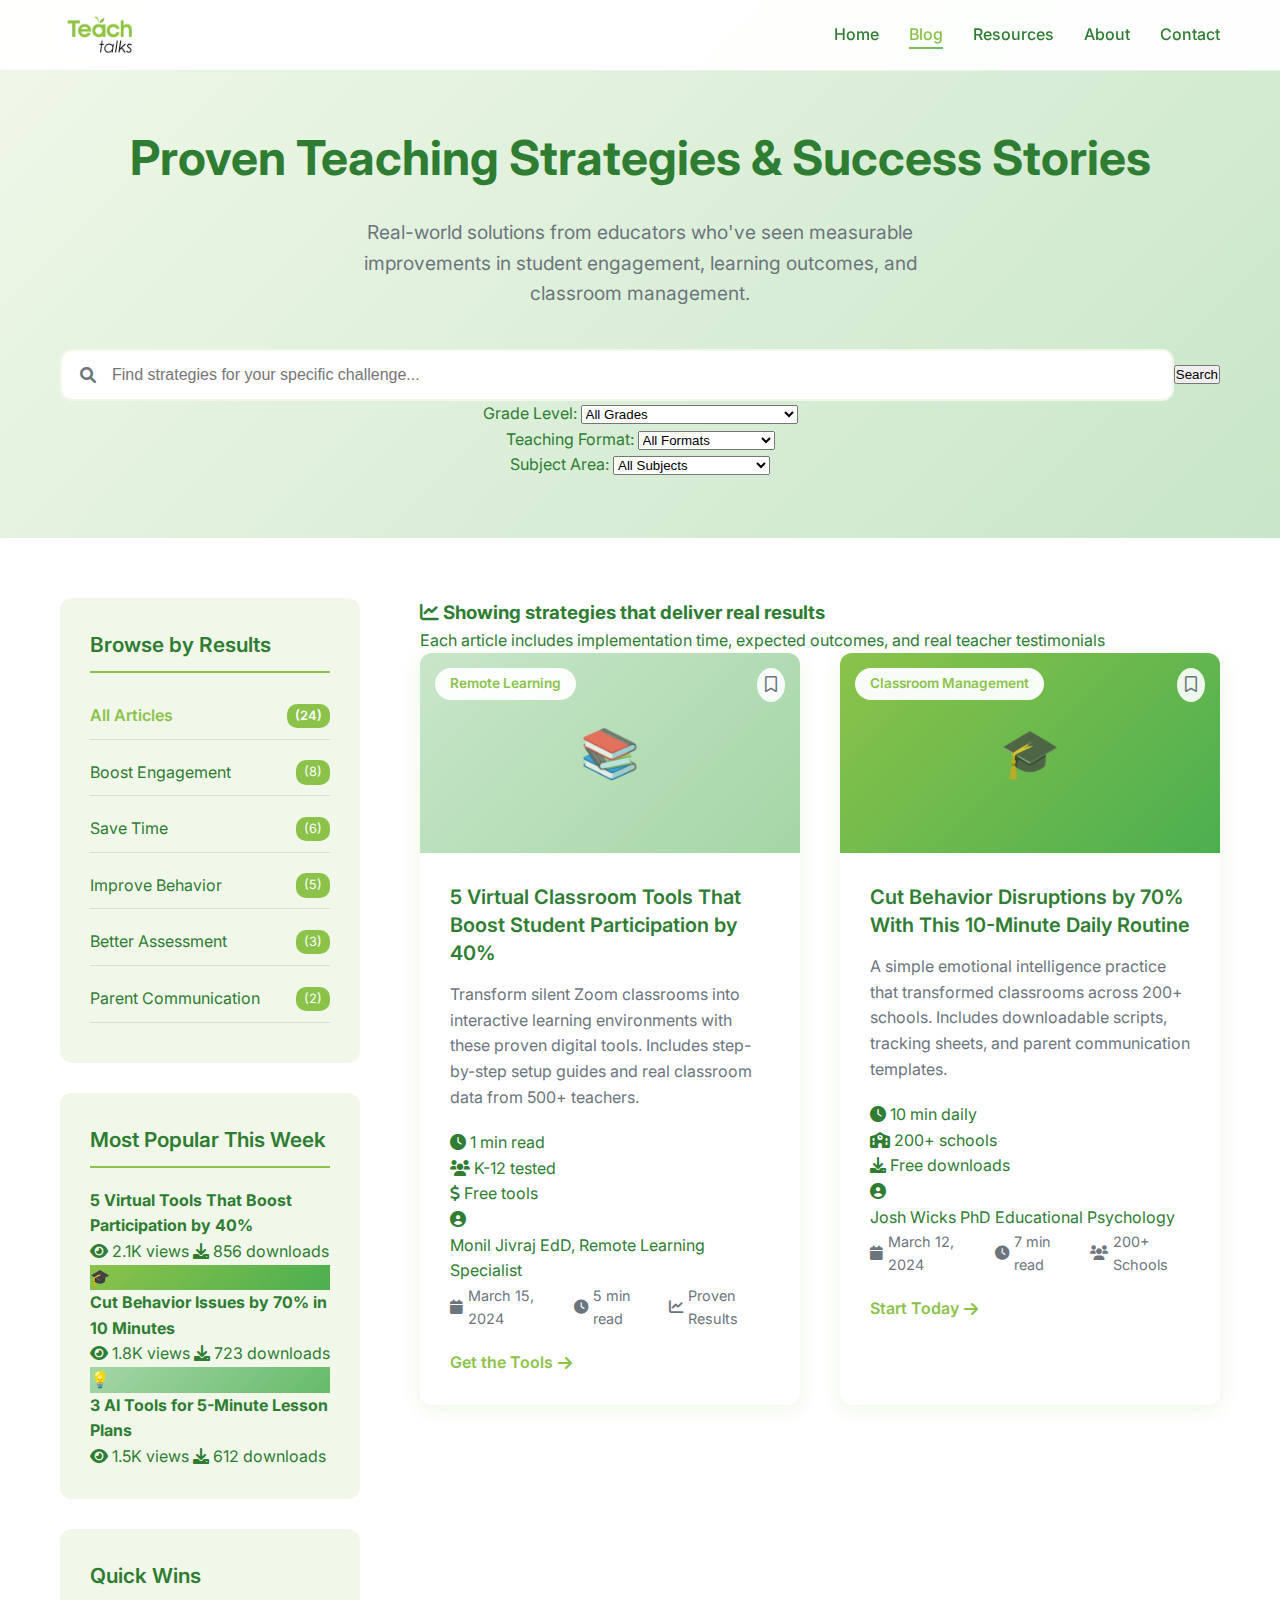
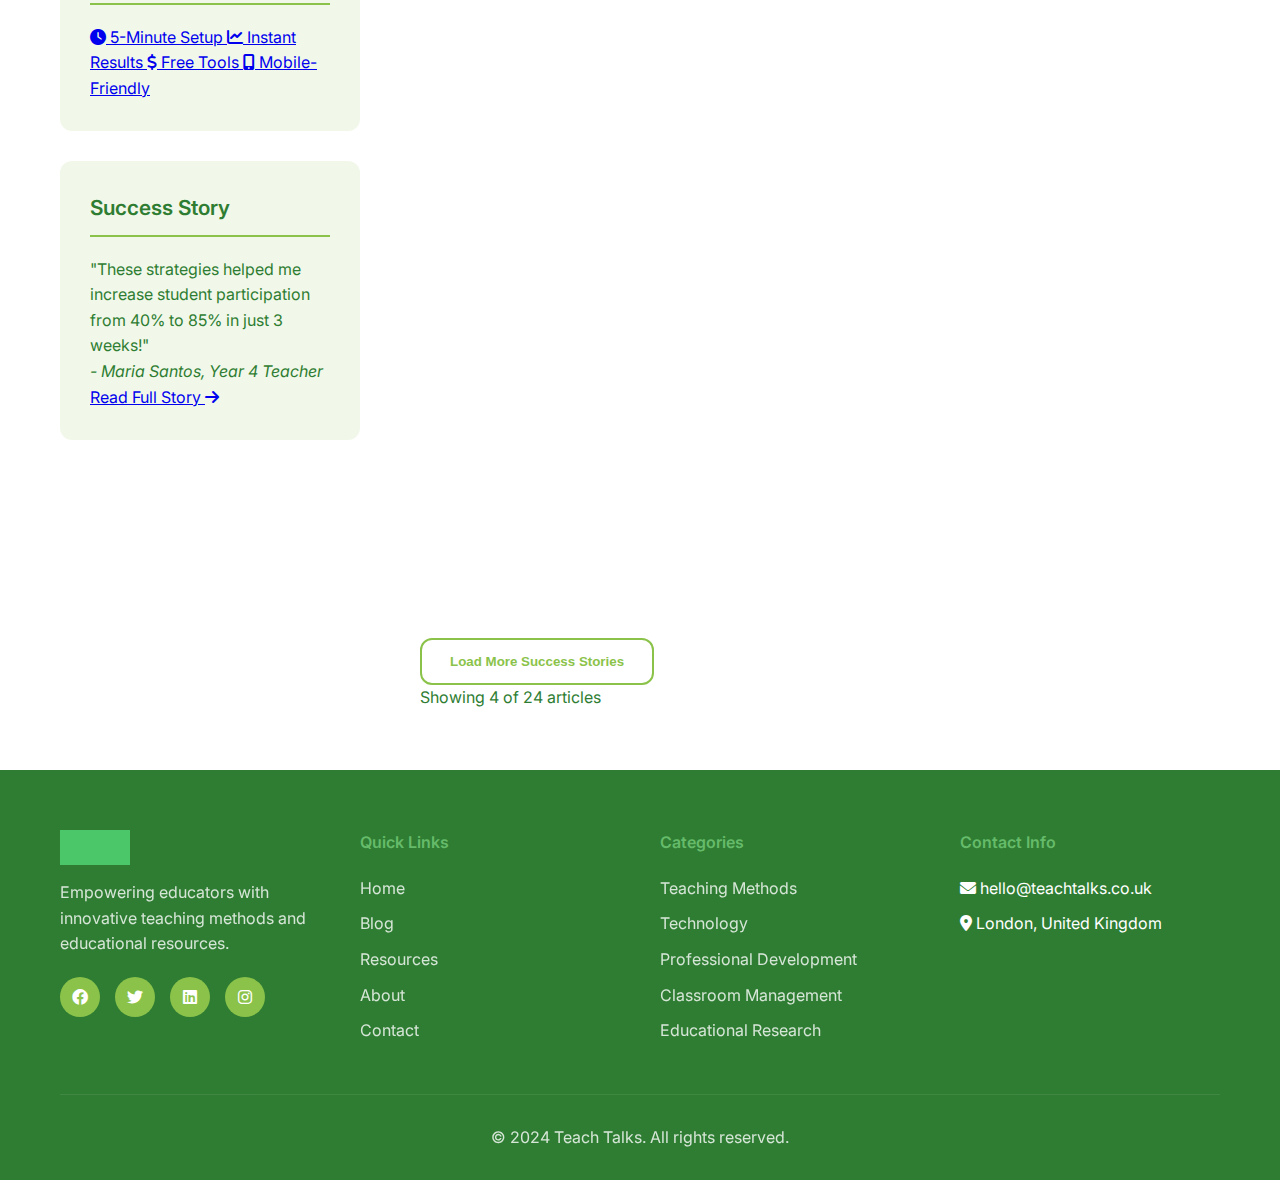
<file: blog.html>
<!DOCTYPE html>
<html lang="en">
<head>
    <meta charset="UTF-8">
    <meta name="viewport" content="width=device-width, initial-scale=1.0">
    <title>Blog - Educational Insights & Teaching Resources | Teach Talks</title>
    <meta name="description" content="Read the latest educational insights, teaching strategies, and professional development articles from Teach Talks.">
    <link rel="stylesheet" href="styles/main.css">
    <link href="https://fonts.googleapis.com/css2?family=Inter:wght@300;400;600;700&display=swap" rel="stylesheet">
    <link rel="stylesheet" href="https://cdnjs.cloudflare.com/ajax/libs/font-awesome/6.0.0/css/all.min.css">
</head>
<body>
    <!-- Navigation -->
    <nav class="navbar">
        <div class="nav-container">
            <div class="nav-logo">
                <a href="index.html">
                    <img src="images/logo.JPG" alt="Teach Talks Logo" class="logo-image">
                </a>
            </div>
            <ul class="nav-menu">
                <li><a href="index.html" class="nav-link">Home</a></li>
                <li><a href="blog.html" class="nav-link active">Blog</a></li>
                <li><a href="resources.html" class="nav-link">Resources</a></li>
                <li><a href="about.html" class="nav-link">About</a></li>
                <li><a href="contact.html" class="nav-link">Contact</a></li>
            </ul>
            <div class="hamburger">
                <span></span>
                <span></span>
                <span></span>
            </div>
        </div>
    </nav>

    <!-- Blog Header -->
    <section class="blog-header">
        <div class="container">
            <h1 class="page-title">Proven Teaching Strategies & Success Stories</h1>
            <p class="page-subtitle">Real-world solutions from educators who've seen measurable improvements in student engagement, learning outcomes, and classroom management.</p>
            
            <!-- Enhanced Search and Filters -->
            <div class="search-filter-container">
                <div class="search-box">
                    <i class="fas fa-search"></i>
                    <input type="text" class="search-input" placeholder="Find strategies for your specific challenge...">
                    <button class="search-btn">Search</button>
                </div>
                
                <div class="quick-filters">
                    <div class="filter-group">
                        <label>Grade Level:</label>
                        <select class="filter-select" id="grade-filter">
                            <option value="">All Grades</option>
                            <option value="elementary">Primary School (Ages 4-11)</option>
                            <option value="middle">Secondary School (Ages 11-16)</option>
                            <option value="high">Sixth Form/College (Ages 16-18)</option>
                            <option value="college">College/University</option>
                        </select>
                    </div>
                    
                    <div class="filter-group">
                        <label>Teaching Format:</label>
                        <select class="filter-select" id="format-filter">
                            <option value="">All Formats</option>
                            <option value="remote">Remote Learning</option>
                            <option value="hybrid">Hybrid Classroom</option>
                            <option value="in-person">In-Person Teaching</option>
                        </select>
                    </div>
                    
                    <div class="filter-group">
                        <label>Subject Area:</label>
                        <select class="filter-select" id="subject-filter">
                            <option value="">All Subjects</option>
                            <option value="math">Mathematics</option>
                            <option value="science">Science</option>
                            <option value="english">English/Language Arts</option>
                            <option value="social-studies">Social Studies</option>
                            <option value="special-ed">Special Education</option>
                        </select>
                    </div>
                </div>
            </div>
        </div>
    </section>

    <!-- Blog Content -->
    <section class="blog-content">
        <div class="container">
            <div class="blog-layout">
                <!-- Sidebar -->
                <aside class="blog-sidebar">
                    <div class="sidebar-widget">
                        <h3>Browse by Results</h3>
                        <ul class="category-list">
                            <li><a href="#" data-category="all" class="category-filter active">All Articles <span>(24)</span></a></li>
                            <li><a href="#" data-category="engagement" class="category-filter">Boost Engagement <span>(8)</span></a></li>
                            <li><a href="#" data-category="time-saving" class="category-filter">Save Time <span>(6)</span></a></li>
                            <li><a href="#" data-category="behavior" class="category-filter">Improve Behavior <span>(5)</span></a></li>
                            <li><a href="#" data-category="assessment" class="category-filter">Better Assessment <span>(3)</span></a></li>
                            <li><a href="#" data-category="parent-communication" class="category-filter">Parent Communication <span>(2)</span></a></li>
                        </ul>
                    </div>

                    <div class="sidebar-widget">
                        <h3>Most Popular This Week</h3>
                        <div class="popular-posts">
                            <div class="popular-post">
                                <div class="popular-post-image education-bg-1"></div>
                                <div class="popular-post-content">
                                    <h4>5 Virtual Tools That Boost Participation by 40%</h4>
                                    <div class="popular-stats">
                                        <span><i class="fas fa-eye"></i> 2.1K views</span>
                                        <span><i class="fas fa-download"></i> 856 downloads</span>
                                    </div>
                                </div>
                            </div>
                            <div class="popular-post">
                                <div class="popular-post-image education-bg-2"></div>
                                <div class="popular-post-content">
                                    <h4>Cut Behavior Issues by 70% in 10 Minutes</h4>
                                    <div class="popular-stats">
                                        <span><i class="fas fa-eye"></i> 1.8K views</span>
                                        <span><i class="fas fa-download"></i> 723 downloads</span>
                                    </div>
                                </div>
                            </div>
                            <div class="popular-post">
                                <div class="popular-post-image education-bg-3"></div>
                                <div class="popular-post-content">
                                    <h4>3 AI Tools for 5-Minute Lesson Plans</h4>
                                    <div class="popular-stats">
                                        <span><i class="fas fa-eye"></i> 1.5K views</span>
                                        <span><i class="fas fa-download"></i> 612 downloads</span>
                                    </div>
                                </div>
                            </div>
                        </div>
                    </div>

                    <div class="sidebar-widget">
                        <h3>Quick Wins</h3>
                        <div class="quick-win-tags">
                            <a href="#" class="quick-win-tag">
                                <i class="fas fa-clock"></i>
                                <span>5-Minute Setup</span>
                            </a>
                            <a href="#" class="quick-win-tag">
                                <i class="fas fa-chart-line"></i>
                                <span>Instant Results</span>
                            </a>
                            <a href="#" class="quick-win-tag">
                                <i class="fas fa-dollar-sign"></i>
                                <span>Free Tools</span>
                            </a>
                            <a href="#" class="quick-win-tag">
                                <i class="fas fa-mobile-alt"></i>
                                <span>Mobile-Friendly</span>
                            </a>
                        </div>
                    </div>

                    <div class="sidebar-widget">
                        <h3>Success Story</h3>
                        <div class="success-highlight">
                            <blockquote>"These strategies helped me increase student participation from 40% to 85% in just 3 weeks!"</blockquote>
                            <cite>- Maria Santos, Year 4 Teacher</cite>
                            <a href="#" class="read-story-link">Read Full Story <i class="fas fa-arrow-right"></i></a>
                        </div>
                    </div>
                </aside>

                <!-- Main Content -->
                <main class="blog-main">
                    <div class="results-summary">
                        <h3><i class="fas fa-chart-line"></i> Showing strategies that deliver real results</h3>
                        <p>Each article includes implementation time, expected outcomes, and real teacher testimonials</p>
                    </div>
                    
                    <div class="articles-grid">
                        <!-- Article 1 -->
                        <article class="article-card" data-category="engagement" data-grade="elementary" data-format="remote">
                            <div class="article-image">
                                <div class="placeholder-image education-bg-1"></div>
                                <div class="article-category">Remote Learning</div>
                                <div class="article-impact">
                                    <i class="fas fa-arrow-up"></i>
                                    <span>40% engagement boost</span>
                                </div>
                            </div>
                            <div class="article-content">
                                <h3>5 Virtual Classroom Tools That Boost Student Participation by 40%</h3>
                                <p>Transform silent Zoom classrooms into interactive learning environments with these proven digital tools. Includes step-by-step setup guides and real classroom data from 500+ teachers.</p>
                                <div class="implementation-info">
                                    <div class="impl-item">
                                        <i class="fas fa-clock"></i>
                                        <span>15 min setup</span>
                                    </div>
                                    <div class="impl-item">
                                        <i class="fas fa-users"></i>
                                        <span>K-12 tested</span>
                                    </div>
                                    <div class="impl-item">
                                        <i class="fas fa-dollar-sign"></i>
                                        <span>Free tools</span>
                                    </div>
                                </div>
                                <div class="author-info">
                                    <div class="author-avatar">
                                        <i class="fas fa-user-circle"></i>
                                    </div>
                                    <div class="author-details">
                                        <span class="author-name">Monil Jivraj</span>
                                        <span class="author-credentials">EdD, Remote Learning Specialist</span>
                                    </div>
                                </div>
                                <div class="article-meta">
                                    <span><i class="fas fa-calendar"></i> March 15, 2024</span>
                                    <span><i class="fas fa-clock"></i> 5 min read</span>
                                    <span class="results-tag"><i class="fas fa-chart-line"></i> Proven Results</span>
                                </div>
                                <a href="blog-post.html" class="read-more">Get the Tools <i class="fas fa-arrow-right"></i></a>
                            </div>
                        </article>

                        <!-- Article 2 -->
                        <article class="article-card" data-category="behavior" data-grade="elementary,middle" data-format="in-person">
                            <div class="article-image">
                                <div class="placeholder-image education-bg-2"></div>
                                <div class="article-category">Classroom Management</div>
                                <div class="article-impact">
                                    <i class="fas fa-clock"></i>
                                    <span>Save 3 hrs/week</span>
                                </div>
                            </div>
                            <div class="article-content">
                                <h3>Cut Behavior Disruptions by 70% With This 10-Minute Daily Routine</h3>
                                <p>A simple emotional intelligence practice that transformed classrooms across 200+ schools. Includes downloadable scripts, tracking sheets, and parent communication templates.</p>
                                <div class="implementation-info">
                                    <div class="impl-item">
                                        <i class="fas fa-clock"></i>
                                        <span>10 min daily</span>
                                    </div>
                                    <div class="impl-item">
                                        <i class="fas fa-school"></i>
                                        <span>200+ schools</span>
                                    </div>
                                    <div class="impl-item">
                                        <i class="fas fa-download"></i>
                                        <span>Free downloads</span>
                                    </div>
                                </div>
                                <div class="author-info">
                                    <div class="author-avatar">
                                        <i class="fas fa-user-circle"></i>
                                    </div>
                                    <div class="author-details">
                                        <span class="author-name">Josh Wicks</span>
                                        <span class="author-credentials">PhD Educational Psychology</span>
                                    </div>
                                </div>
                                <div class="article-meta">
                                    <span><i class="fas fa-calendar"></i> March 12, 2024</span>
                                    <span><i class="fas fa-clock"></i> 7 min read</span>
                                    <span class="results-tag"><i class="fas fa-users"></i> 200+ Schools</span>
                                </div>
                                <a href="blog-post.html" class="read-more">Start Today <i class="fas fa-arrow-right"></i></a>
                            </div>
                        </article>

                        <!-- Article 3 -->
                        <article class="article-card" data-category="time-saving" data-grade="high" data-format="hybrid">
                            <div class="article-image">
                                <div class="placeholder-image education-bg-3"></div>
                                <div class="article-category">AI Tools</div>
                                <div class="article-impact">
                                    <i class="fas fa-lightbulb"></i>
                                    <span>4 hrs saved weekly</span>
                                </div>
                            </div>
                            <div class="article-content">
                                <h3>3 Free AI Tools That Create Personalized Lessons in Under 5 Minutes</h3>
                                <p>Stop spending hours on lesson planning. These AI-powered tools generate customized content for different learning levels, complete with assessments and differentiated activities.</p>
                                <div class="implementation-info">
                                    <div class="impl-item">
                                        <i class="fas fa-magic"></i>
                                        <span>5 min lessons</span>
                                    </div>
                                    <div class="impl-item">
                                        <i class="fas fa-layer-group"></i>
                                        <span>All subjects</span>
                                    </div>
                                    <div class="impl-item">
                                        <i class="fas fa-robot"></i>
                                        <span>AI-powered</span>
                                    </div>
                                </div>
                                <div class="author-info">
                                    <div class="author-avatar">
                                        <i class="fas fa-user-circle"></i>
                                    </div>
                                    <div class="author-details">
                                        <span class="author-name">Dave Thornton</span>
                                        <span class="author-credentials">EdTech Specialist, Google Certified</span>
                                    </div>
                                </div>
                                <div class="article-meta">
                                    <span><i class="fas fa-calendar"></i> March 10, 2024</span>
                                    <span><i class="fas fa-clock"></i> 6 min read</span>
                                    <span class="results-tag"><i class="fas fa-magic"></i> Time Saver</span>
                                </div>
                                <a href="blog-post.html" class="read-more">Try the Tools <i class="fas fa-arrow-right"></i></a>
                            </div>
                        </article>

                        <!-- Article 4 -->
                        <article class="article-card" data-category="engagement" data-grade="middle,high" data-format="in-person">
                            <div class="article-image">
                                <div class="placeholder-image education-bg-1"></div>
                                <div class="article-category">Active Learning</div>
                                <div class="article-impact">
                                    <i class="fas fa-trophy"></i>
                                    <span>Test scores +25%</span>
                                </div>
                            </div>
                            <div class="article-content">
                                <h3>Gallery Walk Strategy Increases Test Scores by 25% in 6 Weeks</h3>
                                <p>Transform passive learning into active engagement with this research-backed strategy. Includes setup templates, assessment rubrics, and adaptation guides for any subject.</p>
                                <div class="implementation-info">
                                    <div class="impl-item">
                                        <i class="fas fa-walking"></i>
                                        <span>Any classroom</span>
                                    </div>
                                    <div class="impl-item">
                                        <i class="fas fa-chart-bar"></i>
                                        <span>Measurable gains</span>
                                    </div>
                                    <div class="impl-item">
                                        <i class="fas fa-puzzle-piece"></i>
                                        <span>Any subject</span>
                                    </div>
                                </div>
                                <div class="author-info">
                                    <div class="author-avatar">
                                        <i class="fas fa-user-circle"></i>
                                    </div>
                                    <div class="author-details">
                                        <span class="author-name">Dr. Amanda Foster</span>
                                        <span class="author-credentials">PhD Curriculum & Instruction</span>
                                    </div>
                                </div>
                                <div class="article-meta">
                                    <span><i class="fas fa-calendar"></i> March 8, 2024</span>
                                    <span><i class="fas fa-clock"></i> 8 min read</span>
                                    <span class="results-tag"><i class="fas fa-trophy"></i> Research-Backed</span>
                                </div>
                                <a href="blog-post.html" class="read-more">Get the Strategy <i class="fas fa-arrow-right"></i></a>
                            </div>
                        </article>
                    </div>
                    
                    <div class="load-more-section">
                        <button class="btn btn-secondary load-more-btn">Load More Success Stories</button>
                        <p class="showing-count">Showing 4 of 24 articles</p>
                    </div>
                </main>
            </div>
        </div>
    </section>

    <!-- Footer -->
    <footer class="footer">
        <div class="container">
            <div class="footer-content">
                <div class="footer-section">
                    <div class="footer-logo">
                        <img src="images/logo.JPG" alt="Teach Talks Logo" class="footer-logo-image">
                    </div>
                    <p>Empowering educators with innovative teaching methods and educational resources.</p>
                    <div class="social-links">
                        <a href="#"><i class="fab fa-facebook"></i></a>
                        <a href="#"><i class="fab fa-twitter"></i></a>
                        <a href="#"><i class="fab fa-linkedin"></i></a>
                        <a href="#"><i class="fab fa-instagram"></i></a>
                    </div>
                </div>
                <div class="footer-section">
                    <h4>Quick Links</h4>
                    <ul>
                        <li><a href="index.html">Home</a></li>
                        <li><a href="blog.html">Blog</a></li>
                        <li><a href="resources.html">Resources</a></li>
                        <li><a href="about.html">About</a></li>
                        <li><a href="contact.html">Contact</a></li>
                    </ul>
                </div>
                <div class="footer-section">
                    <h4>Categories</h4>
                    <ul>
                        <li><a href="#">Teaching Methods</a></li>
                        <li><a href="#">Technology</a></li>
                        <li><a href="#">Professional Development</a></li>
                        <li><a href="#">Classroom Management</a></li>
                        <li><a href="#">Educational Research</a></li>
                    </ul>
                </div>
                <div class="footer-section">
                    <h4>Contact Info</h4>
                    <ul>
                        <li><i class="fas fa-envelope"></i> hello@teachtalks.co.uk</li>
                        <li><i class="fas fa-map-marker-alt"></i> London, United Kingdom</li>
                    </ul>
                </div>
            </div>
            <div class="footer-bottom">
                <p>&copy; 2024 Teach Talks. All rights reserved.</p>
            </div>
        </div>
    </footer>

    <script src="scripts/main.js"></script>
    <script src="scripts/blog.js"></script>
</body>
</html>
</file>
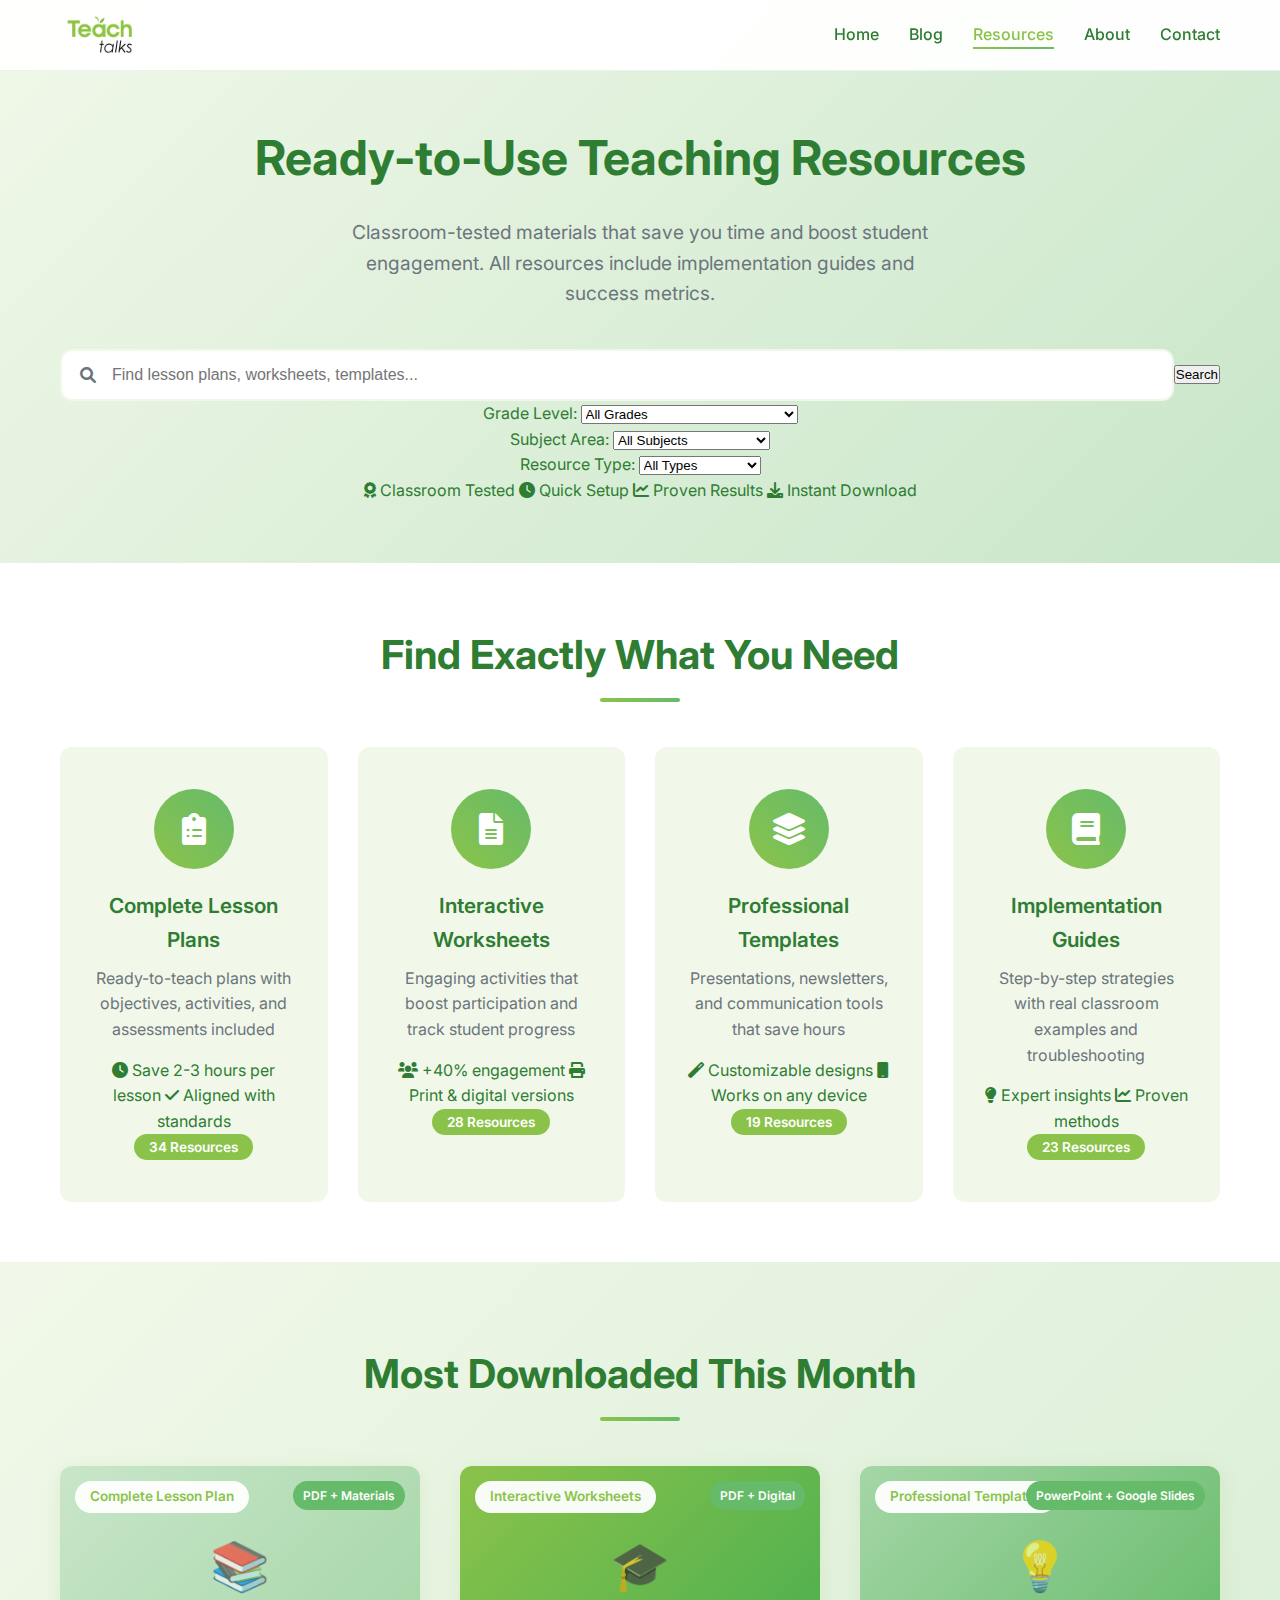
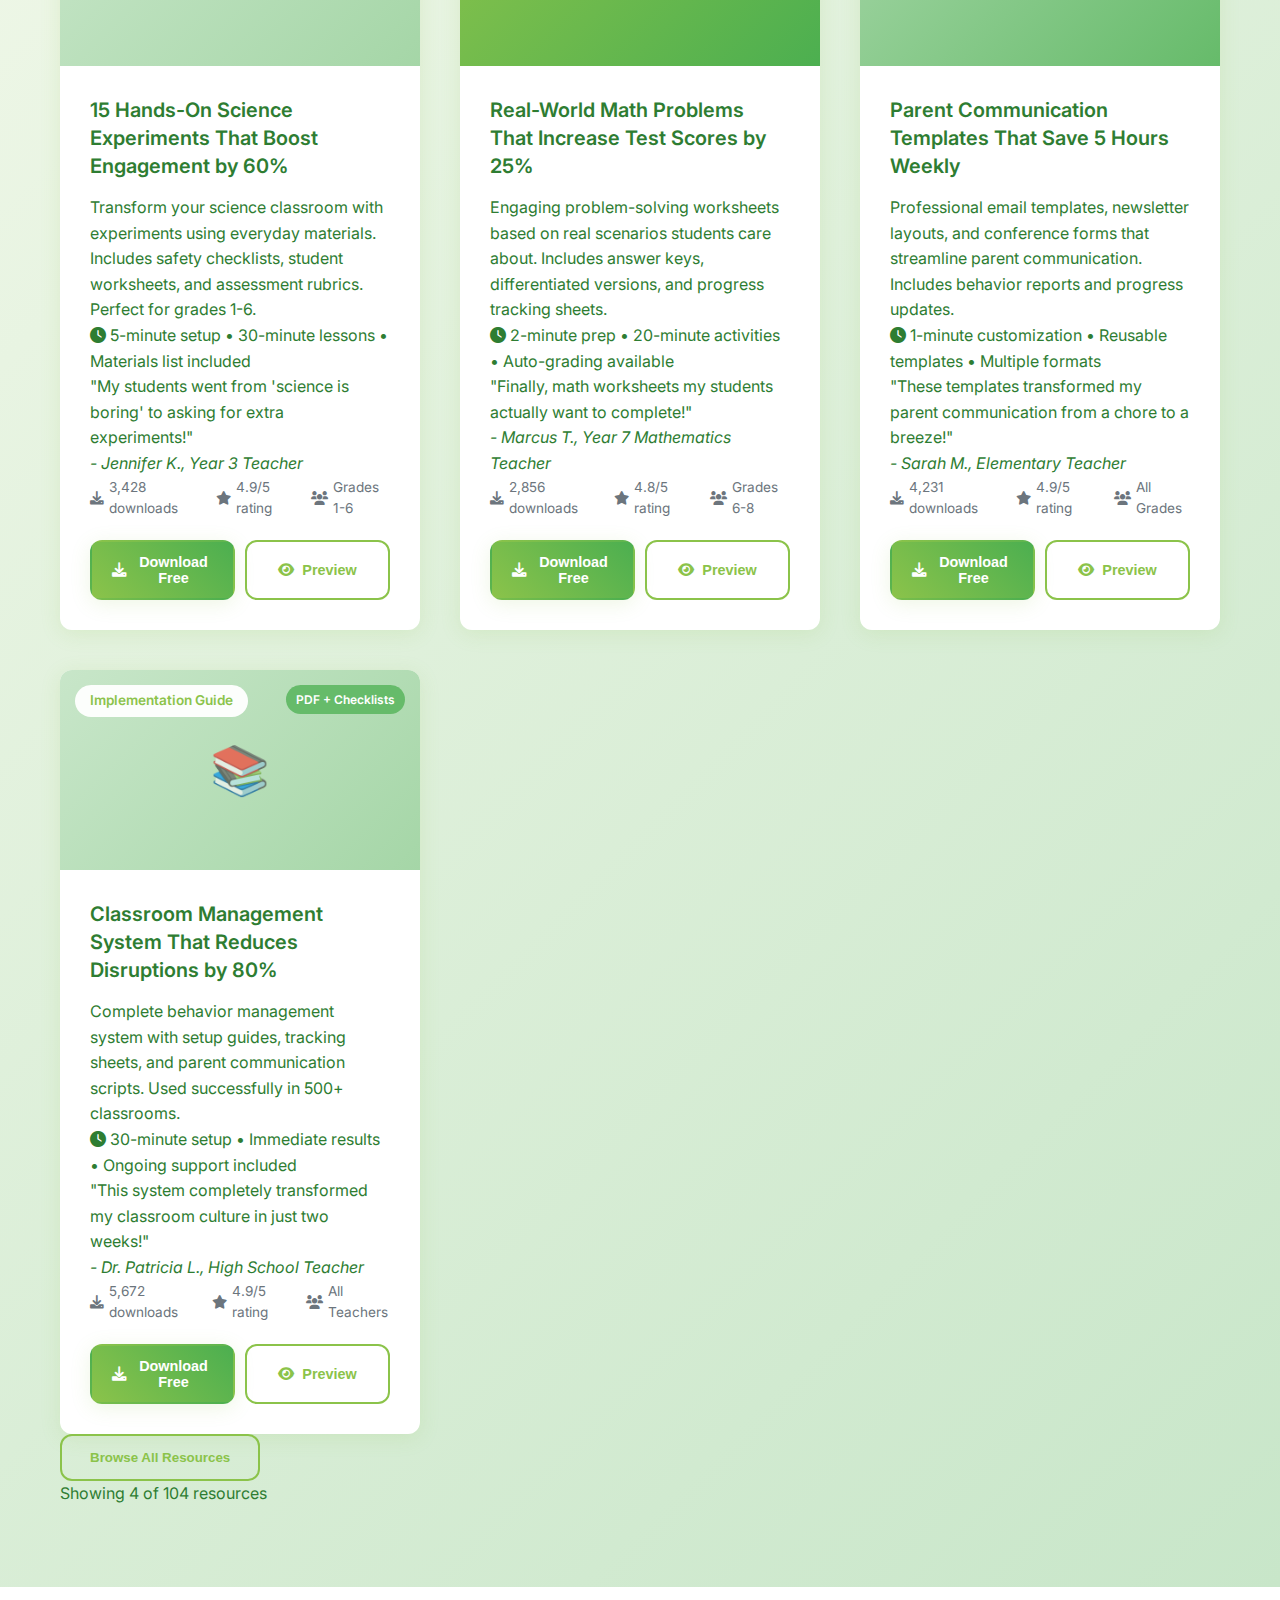
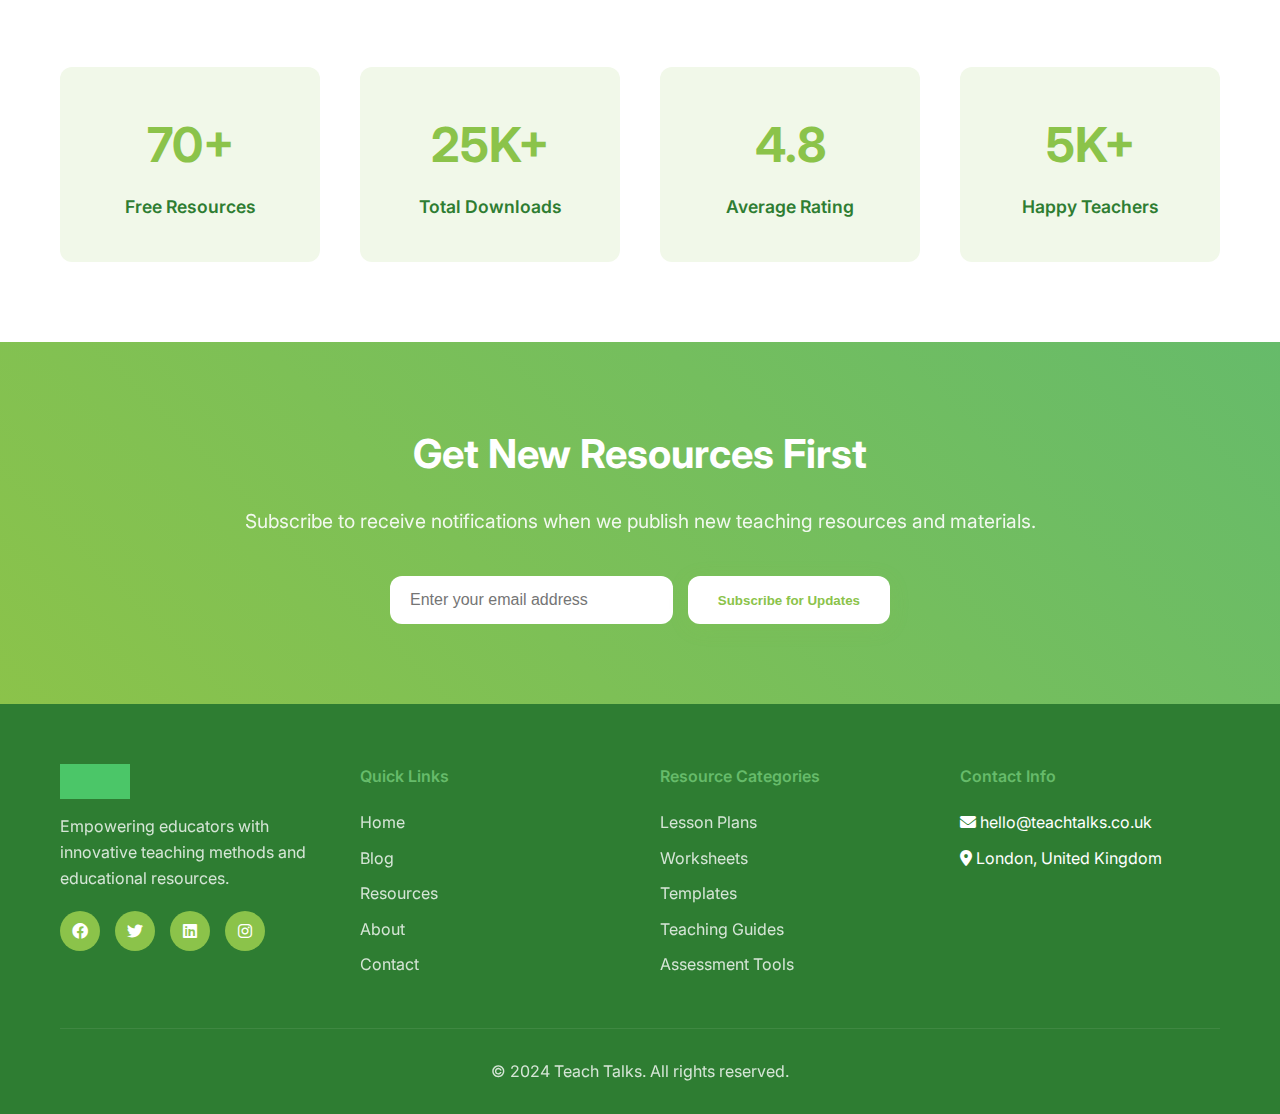
<file: resources.html>
<!DOCTYPE html>
<html lang="en">
<head>
    <meta charset="UTF-8">
    <meta name="viewport" content="width=device-width, initial-scale=1.0">
    <title>Free Teaching Resources & Materials | Teach Talks</title>
    <meta name="description" content="Download free teaching resources, lesson plans, worksheets, and educational materials from Teach Talks.">
    <link rel="stylesheet" href="styles/main.css">
    <link href="https://fonts.googleapis.com/css2?family=Inter:wght@300;400;600;700&display=swap" rel="stylesheet">
    <link rel="stylesheet" href="https://cdnjs.cloudflare.com/ajax/libs/font-awesome/6.0.0/css/all.min.css">
</head>
<body>
    <!-- Navigation -->
    <nav class="navbar">
        <div class="nav-container">
            <div class="nav-logo">
                <a href="index.html">
                    <img src="images/logo.JPG" alt="Teach Talks Logo" class="logo-image">
                </a>
            </div>
            <ul class="nav-menu">
                <li><a href="index.html" class="nav-link">Home</a></li>
                <li><a href="blog.html" class="nav-link">Blog</a></li>
                <li><a href="resources.html" class="nav-link active">Resources</a></li>
                <li><a href="about.html" class="nav-link">About</a></li>
                <li><a href="contact.html" class="nav-link">Contact</a></li>
            </ul>
            <div class="hamburger">
                <span></span>
                <span></span>
                <span></span>
            </div>
        </div>
    </nav>

    <!-- Resources Header -->
    <section class="blog-header">
        <div class="container">
            <h1 class="page-title">Ready-to-Use Teaching Resources</h1>
            <p class="page-subtitle">Classroom-tested materials that save you time and boost student engagement. All resources include implementation guides and success metrics.</p>
            
            <!-- Enhanced Search and Filters -->
            <div class="search-filter-container">
                <div class="search-box">
                    <i class="fas fa-search"></i>
                    <input type="text" class="search-input" placeholder="Find lesson plans, worksheets, templates...">
                    <button class="search-btn">Search</button>
                </div>
                
                <div class="quick-filters">
                    <div class="filter-group">
                        <label>Grade Level:</label>
                        <select class="filter-select" id="grade-filter">
                            <option value="">All Grades</option>
                            <option value="elementary">Primary School (Ages 4-11)</option>
                            <option value="middle">Secondary School (Ages 11-16)</option>
                            <option value="high">Sixth Form/College (Ages 16-18)</option>
                        </select>
                    </div>
                    
                    <div class="filter-group">
                        <label>Subject Area:</label>
                        <select class="filter-select" id="subject-filter">
                            <option value="">All Subjects</option>
                            <option value="math">Mathematics</option>
                            <option value="science">Science</option>
                            <option value="english">English/Language Arts</option>
                            <option value="social-studies">Social Studies</option>
                            <option value="art">Arts & Music</option>
                        </select>
                    </div>
                    
                    <div class="filter-group">
                        <label>Resource Type:</label>
                        <select class="filter-select" id="type-filter">
                            <option value="">All Types</option>
                            <option value="lesson-plans">Lesson Plans</option>
                            <option value="worksheets">Worksheets</option>
                            <option value="templates">Templates</option>
                            <option value="guides">Teaching Guides</option>
                        </select>
                    </div>
                </div>
                
                <div class="quality-badges">
                    <span class="quality-badge">
                        <i class="fas fa-award"></i>
                        <span>Classroom Tested</span>
                    </span>
                    <span class="quality-badge">
                        <i class="fas fa-clock"></i>
                        <span>Quick Setup</span>
                    </span>
                    <span class="quality-badge">
                        <i class="fas fa-chart-line"></i>
                        <span>Proven Results</span>
                    </span>
                    <span class="quality-badge">
                        <i class="fas fa-download"></i>
                        <span>Instant Download</span>
                    </span>
                </div>
            </div>
        </div>
    </section>

    <!-- Resource Categories -->
    <section class="resource-categories">
        <div class="container">
            <h2 class="section-title">Find Exactly What You Need</h2>
            <div class="categories-grid">
                <div class="category-card" data-category="lesson-plans">
                    <div class="category-icon">
                        <i class="fas fa-clipboard-list"></i>
                    </div>
                    <h3>Complete Lesson Plans</h3>
                    <p>Ready-to-teach plans with objectives, activities, and assessments included</p>
                    <div class="category-benefits">
                        <span><i class="fas fa-clock"></i> Save 2-3 hours per lesson</span>
                        <span><i class="fas fa-check"></i> Aligned with standards</span>
                    </div>
                    <span class="resource-count">34 Resources</span>
                </div>
                
                <div class="category-card" data-category="worksheets">
                    <div class="category-icon">
                        <i class="fas fa-file-alt"></i>
                    </div>
                    <h3>Interactive Worksheets</h3>
                    <p>Engaging activities that boost participation and track student progress</p>
                    <div class="category-benefits">
                        <span><i class="fas fa-users"></i> +40% engagement</span>
                        <span><i class="fas fa-print"></i> Print & digital versions</span>
                    </div>
                    <span class="resource-count">28 Resources</span>
                </div>
                
                <div class="category-card" data-category="templates">
                    <div class="category-icon">
                        <i class="fas fa-layer-group"></i>
                    </div>
                    <h3>Professional Templates</h3>
                    <p>Presentations, newsletters, and communication tools that save hours</p>
                    <div class="category-benefits">
                        <span><i class="fas fa-magic"></i> Customizable designs</span>
                        <span><i class="fas fa-mobile"></i> Works on any device</span>
                    </div>
                    <span class="resource-count">19 Resources</span>
                </div>
                
                <div class="category-card" data-category="guides">
                    <div class="category-icon">
                        <i class="fas fa-book"></i>
                    </div>
                    <h3>Implementation Guides</h3>
                    <p>Step-by-step strategies with real classroom examples and troubleshooting</p>
                    <div class="category-benefits">
                        <span><i class="fas fa-lightbulb"></i> Expert insights</span>
                        <span><i class="fas fa-chart-line"></i> Proven methods</span>
                    </div>
                    <span class="resource-count">23 Resources</span>
                </div>
            </div>
        </div>
    </section>

    <!-- Featured Resources -->
    <section class="featured-resources">
        <div class="container">
            <h2 class="section-title">Most Downloaded This Month</h2>
            <div class="resources-grid">
                <!-- Resource 1 -->
                <div class="resource-card" data-category="lesson-plans" data-grade="elementary" data-subject="science">
                    <div class="resource-image">
                        <div class="placeholder-image education-bg-1"></div>
                        <div class="resource-type">Complete Lesson Plan</div>
                        <div class="resource-format">PDF + Materials</div>
                        <div class="quality-indicator">
                            <i class="fas fa-star"></i>
                            <span>Teacher Favorite</span>
                        </div>
                    </div>
                    <div class="resource-content">
                        <h3>15 Hands-On Science Experiments That Boost Engagement by 60%</h3>
                        <p>Transform your science classroom with experiments using everyday materials. Includes safety checklists, student worksheets, and assessment rubrics. Perfect for grades 1-6.</p>
                        <div class="implementation-time">
                            <i class="fas fa-clock"></i>
                            <span>5-minute setup • 30-minute lessons • Materials list included</span>
                        </div>
                        <div class="teacher-quote">
                            <blockquote>"My students went from 'science is boring' to asking for extra experiments!"</blockquote>
                            <cite>- Jennifer K., Year 3 Teacher</cite>
                        </div>
                        <div class="resource-meta">
                            <span><i class="fas fa-download"></i> 3,428 downloads</span>
                            <span><i class="fas fa-star"></i> 4.9/5 rating</span>
                            <span><i class="fas fa-users"></i> Grades 1-6</span>
                        </div>
                        <div class="resource-actions">
                            <button class="btn btn-primary download-btn" data-resource="science-experiments">
                                <i class="fas fa-download"></i> Download Free
                            </button>
                            <button class="btn btn-secondary preview-btn">
                                <i class="fas fa-eye"></i> Preview
                            </button>
                        </div>
                    </div>
                </div>

                <!-- Resource 2 -->
                <div class="resource-card" data-category="worksheets" data-grade="middle" data-subject="math">
                    <div class="resource-image">
                        <div class="placeholder-image education-bg-2"></div>
                        <div class="resource-type">Interactive Worksheets</div>
                        <div class="resource-format">PDF + Digital</div>
                        <div class="quality-indicator">
                            <i class="fas fa-chart-line"></i>
                            <span>Proven Results</span>
                        </div>
                    </div>
                    <div class="resource-content">
                        <h3>Real-World Math Problems That Increase Test Scores by 25%</h3>
                        <p>Engaging problem-solving worksheets based on real scenarios students care about. Includes answer keys, differentiated versions, and progress tracking sheets.</p>
                        <div class="implementation-time">
                            <i class="fas fa-clock"></i>
                            <span>2-minute prep • 20-minute activities • Auto-grading available</span>
                        </div>
                        <div class="teacher-quote">
                            <blockquote>"Finally, math worksheets my students actually want to complete!"</blockquote>
                            <cite>- Marcus T., Year 7 Mathematics Teacher</cite>
                        </div>
                        <div class="resource-meta">
                            <span><i class="fas fa-download"></i> 2,856 downloads</span>
                            <span><i class="fas fa-star"></i> 4.8/5 rating</span>
                            <span><i class="fas fa-users"></i> Grades 6-8</span>
                        </div>
                        <div class="resource-actions">
                            <button class="btn btn-primary download-btn" data-resource="math-worksheets">
                                <i class="fas fa-download"></i> Download Free
                            </button>
                            <button class="btn btn-secondary preview-btn">
                                <i class="fas fa-eye"></i> Preview
                            </button>
                        </div>
                    </div>
                </div>

                <!-- Resource 3 -->
                <div class="resource-card" data-category="templates" data-grade="all" data-subject="all">
                    <div class="resource-image">
                        <div class="placeholder-image education-bg-3"></div>
                        <div class="resource-type">Professional Templates</div>
                        <div class="resource-format">PowerPoint + Google Slides</div>
                        <div class="quality-indicator">
                            <i class="fas fa-clock"></i>
                            <span>Time Saver</span>
                        </div>
                    </div>
                    <div class="resource-content">
                        <h3>Parent Communication Templates That Save 5 Hours Weekly</h3>
                        <p>Professional email templates, newsletter layouts, and conference forms that streamline parent communication. Includes behavior reports and progress updates.</p>
                        <div class="implementation-time">
                            <i class="fas fa-clock"></i>
                            <span>1-minute customization • Reusable templates • Multiple formats</span>
                        </div>
                        <div class="teacher-quote">
                            <blockquote>"These templates transformed my parent communication from a chore to a breeze!"</blockquote>
                            <cite>- Sarah M., Elementary Teacher</cite>
                        </div>
                        <div class="resource-meta">
                            <span><i class="fas fa-download"></i> 4,231 downloads</span>
                            <span><i class="fas fa-star"></i> 4.9/5 rating</span>
                            <span><i class="fas fa-users"></i> All Grades</span>
                        </div>
                        <div class="resource-actions">
                            <button class="btn btn-primary download-btn" data-resource="communication-templates">
                                <i class="fas fa-download"></i> Download Free
                            </button>
                            <button class="btn btn-secondary preview-btn">
                                <i class="fas fa-eye"></i> Preview
                            </button>
                        </div>
                    </div>
                </div>

                <!-- Resource 4 -->
                <div class="resource-card" data-category="guides" data-grade="all" data-subject="all">
                    <div class="resource-image">
                        <div class="placeholder-image education-bg-1"></div>
                        <div class="resource-type">Implementation Guide</div>
                        <div class="resource-format">PDF + Checklists</div>
                        <div class="quality-indicator">
                            <i class="fas fa-award"></i>
                            <span>Award Winner</span>
                        </div>
                    </div>
                    <div class="resource-content">
                        <h3>Classroom Management System That Reduces Disruptions by 80%</h3>
                        <p>Complete behavior management system with setup guides, tracking sheets, and parent communication scripts. Used successfully in 500+ classrooms.</p>
                        <div class="implementation-time">
                            <i class="fas fa-clock"></i>
                            <span>30-minute setup • Immediate results • Ongoing support included</span>
                        </div>
                        <div class="teacher-quote">
                            <blockquote>"This system completely transformed my classroom culture in just two weeks!"</blockquote>
                            <cite>- Dr. Patricia L., High School Teacher</cite>
                        </div>
                        <div class="resource-meta">
                            <span><i class="fas fa-download"></i> 5,672 downloads</span>
                            <span><i class="fas fa-star"></i> 4.9/5 rating</span>
                            <span><i class="fas fa-users"></i> All Teachers</span>
                        </div>
                        <div class="resource-actions">
                            <button class="btn btn-primary download-btn" data-resource="classroom-management">
                                <i class="fas fa-download"></i> Download Free
                            </button>
                            <button class="btn btn-secondary preview-btn">
                                <i class="fas fa-eye"></i> Preview
                            </button>
                        </div>
                    </div>
                </div>
            </div>
            
            <div class="load-more-section">
                <button class="btn btn-secondary load-more-btn">Browse All Resources</button>
                <p class="showing-count">Showing 4 of 104 resources</p>
            </div>
        </div>
    </section>

    <!-- Resource Stats -->
    <section class="resource-stats">
        <div class="container">
            <div class="stats-grid">
                <div class="stat-card">
                    <div class="stat-number">70+</div>
                    <div class="stat-label">Free Resources</div>
                </div>
                <div class="stat-card">
                    <div class="stat-number">25K+</div>
                    <div class="stat-label">Total Downloads</div>
                </div>
                <div class="stat-card">
                    <div class="stat-number">4.8</div>
                    <div class="stat-label">Average Rating</div>
                </div>
                <div class="stat-card">
                    <div class="stat-number">5K+</div>
                    <div class="stat-label">Happy Teachers</div>
                </div>
            </div>
        </div>
    </section>

    <!-- Newsletter -->
    <section class="newsletter">
        <div class="container">
            <div class="newsletter-content">
                <h2>Get New Resources First</h2>
                <p>Subscribe to receive notifications when we publish new teaching resources and materials.</p>
                <form class="newsletter-form">
                    <input type="email" placeholder="Enter your email address" required>
                    <button type="submit" class="btn btn-primary">Subscribe for Updates</button>
                </form>
            </div>
        </div>
    </section>

    <!-- Footer -->
    <footer class="footer">
        <div class="container">
            <div class="footer-content">
                <div class="footer-section">
                    <div class="footer-logo">
                        <img src="images/logo.JPG" alt="Teach Talks Logo" class="footer-logo-image">
                    </div>
                    <p>Empowering educators with innovative teaching methods and educational resources.</p>
                    <div class="social-links">
                        <a href="#"><i class="fab fa-facebook"></i></a>
                        <a href="#"><i class="fab fa-twitter"></i></a>
                        <a href="#"><i class="fab fa-linkedin"></i></a>
                        <a href="#"><i class="fab fa-instagram"></i></a>
                    </div>
                </div>
                <div class="footer-section">
                    <h4>Quick Links</h4>
                    <ul>
                        <li><a href="index.html">Home</a></li>
                        <li><a href="blog.html">Blog</a></li>
                        <li><a href="resources.html">Resources</a></li>
                        <li><a href="about.html">About</a></li>
                        <li><a href="contact.html">Contact</a></li>
                    </ul>
                </div>
                <div class="footer-section">
                    <h4>Resource Categories</h4>
                    <ul>
                        <li><a href="#">Lesson Plans</a></li>
                        <li><a href="#">Worksheets</a></li>
                        <li><a href="#">Templates</a></li>
                        <li><a href="#">Teaching Guides</a></li>
                        <li><a href="#">Assessment Tools</a></li>
                    </ul>
                </div>
                <div class="footer-section">
                    <h4>Contact Info</h4>
                    <ul>
                        <li><i class="fas fa-envelope"></i> hello@teachtalks.co.uk</li>
                        <li><i class="fas fa-map-marker-alt"></i> London, United Kingdom</li>
                    </ul>
                </div>
            </div>
            <div class="footer-bottom">
                <p>&copy; 2024 Teach Talks. All rights reserved.</p>
            </div>
        </div>
    </footer>

    <script src="scripts/main.js"></script>
    <script src="scripts/resources.js"></script>
</body>
</html>
</file>
<file: styles/main.css>
/* Reset and Base Styles */
* {
    margin: 0;
    padding: 0;
    box-sizing: border-box;
}

:root {
    --primary-green: #8BC34A;
    --light-green: #C8E6C9;
    --dark-green: #4CAF50;
    --accent-green: #66BB6A;
    --bright-green: #8BC34A;
    --primary-purple: #4CAF50;
    --light-purple: #A5D6A7;
    --dark-purple: #2E7D32;
    --white: #FFFFFF;
    --light-gray: #F1F8E9;
    --medium-gray: #6C757D;
    --dark-gray: #2E7D32;
    --success: #4CAF50;
    --border-radius: 12px;
    --box-shadow: 0 4px 20px rgba(139, 195, 74, 0.15);
    --transition: all 0.3s ease;
}

body {
    font-family: 'Inter', sans-serif;
    line-height: 1.6;
    color: var(--dark-gray);
    background-color: var(--white);
}

/* Container */
.container {
    max-width: 1200px;
    margin: 0 auto;
    padding: 0 20px;
}

/* Navigation */
.navbar {
    position: fixed;
    top: 0;
    width: 100%;
    background: rgba(255, 255, 255, 0.95);
    backdrop-filter: blur(10px);
    border-bottom: 1px solid rgba(46, 139, 87, 0.1);
    z-index: 1000;
    transition: var(--transition);
}

.nav-container {
    max-width: 1200px;
    margin: 0 auto;
    padding: 0 20px;
    display: flex;
    justify-content: space-between;
    align-items: center;
    height: 70px;
}

.nav-logo a {
    display: flex;
    align-items: center;
    text-decoration: none;
    color: var(--primary-green);
    font-weight: 700;
    font-size: 1.5rem;
    gap: 10px;
}

.logo-image {
    height: 40px;
    width: auto;
    object-fit: contain;
}

.nav-logo i {
    font-size: 2rem;
    color: var(--primary-purple);
}

.nav-menu {
    display: flex;
    list-style: none;
    gap: 30px;
    align-items: center;
}

.nav-link {
    text-decoration: none;
    color: var(--dark-gray);
    font-weight: 500;
    transition: var(--transition);
    position: relative;
}

.nav-link:hover,
.nav-link.active {
    color: var(--primary-green);
}

.nav-link::after {
    content: '';
    position: absolute;
    width: 0;
    height: 2px;
    bottom: -5px;
    left: 0;
    background: linear-gradient(45deg, var(--primary-green), var(--accent-green));
    transition: var(--transition);
}

.nav-link:hover::after,
.nav-link.active::after {
    width: 100%;
}

.hamburger {
    display: none;
    flex-direction: column;
    cursor: pointer;
    gap: 4px;
}

.hamburger span {
    width: 25px;
    height: 3px;
    background: var(--primary-green);
    transition: var(--transition);
}

/* Hero Section */
.hero {
    padding: 120px 0 80px;
    background: linear-gradient(135deg, #F1F8E9 0%, #C8E6C9 100%);
    overflow: hidden;
}

.hero-container {
    max-width: 1200px;
    margin: 0 auto;
    padding: 0 20px;
    display: grid;
    grid-template-columns: 1fr 1fr;
    gap: 60px;
    align-items: center;
}

.hero-title {
    font-size: 3.5rem;
    font-weight: 700;
    line-height: 1.2;
    color: var(--dark-gray);
    margin-bottom: 20px;
    animation: fadeInUp 1s ease;
}

.highlight {
    background: linear-gradient(45deg, var(--primary-green), var(--dark-green));
    -webkit-background-clip: text;
    -webkit-text-fill-color: transparent;
    background-clip: text;
}

.hero-subtitle {
    font-size: 1.25rem;
    color: var(--medium-gray);
    margin-bottom: 30px;
    animation: fadeInUp 1s ease 0.2s both;
}

.hero-buttons {
    display: flex;
    gap: 20px;
    animation: fadeInUp 1s ease 0.4s both;
}

.btn {
    padding: 14px 28px;
    border-radius: var(--border-radius);
    text-decoration: none;
    font-weight: 600;
    transition: var(--transition);
    border: 2px solid transparent;
    display: inline-flex;
    align-items: center;
    gap: 8px;
}

.btn-primary {
    background: linear-gradient(45deg, var(--primary-green), var(--dark-green));
    color: var(--white);
    box-shadow: var(--box-shadow);
}

.btn-primary:hover {
    transform: translateY(-2px);
    box-shadow: 0 8px 25px rgba(139, 195, 74, 0.4);
}

.btn-secondary {
    background: transparent;
    color: var(--primary-green);
    border-color: var(--primary-green);
}

.btn-secondary:hover {
    background: var(--primary-green);
    color: var(--white);
    transform: translateY(-2px);
}

.hero-image {
    position: relative;
    height: 400px;
    animation: fadeInRight 1s ease 0.6s both;
}

.floating-card {
    position: absolute;
    background: var(--white);
    padding: 20px;
    border-radius: var(--border-radius);
    box-shadow: var(--box-shadow);
    display: flex;
    flex-direction: column;
    align-items: center;
    gap: 10px;
    min-width: 150px;
    animation: float 3s ease-in-out infinite;
}

.floating-card i {
    font-size: 2rem;
    color: var(--primary-green);
}

.floating-card span {
    font-weight: 600;
    color: var(--dark-gray);
    text-align: center;
}

.card-1 {
    top: 50px;
    left: 20px;
    animation-delay: 0s;
}

.card-2 {
    top: 200px;
    right: 80px;
    animation-delay: 1s;
}

.card-3 {
    bottom: 80px;
    left: 100px;
    animation-delay: 2s;
}

/* Features Section */
.features {
    padding: 80px 0;
    background: var(--white);
}

.section-title {
    text-align: center;
    font-size: 2.5rem;
    font-weight: 700;
    color: var(--dark-gray);
    margin-bottom: 60px;
    position: relative;
}

.section-title::after {
    content: '';
    position: absolute;
    width: 80px;
    height: 4px;
    background: linear-gradient(45deg, var(--primary-green), var(--accent-green));
    bottom: -15px;
    left: 50%;
    transform: translateX(-50%);
    border-radius: 2px;
}

.features-grid {
    display: grid;
    grid-template-columns: repeat(auto-fit, minmax(300px, 1fr));
    gap: 40px;
}

.feature-card {
    text-align: center;
    padding: 40px 30px;
    background: var(--light-gray);
    border-radius: var(--border-radius);
    transition: var(--transition);
    position: relative;
    overflow: hidden;
}

.feature-card::before {
    content: '';
    position: absolute;
    top: 0;
    left: -100%;
    width: 100%;
    height: 100%;
    background: linear-gradient(90deg, transparent, rgba(139, 195, 74, 0.2), transparent);
    transition: var(--transition);
}

.feature-card:hover::before {
    left: 100%;
}

.feature-card:hover {
    transform: translateY(-10px);
    box-shadow: var(--box-shadow);
}

.feature-icon {
    width: 80px;
    height: 80px;
    margin: 0 auto 20px;
    background: linear-gradient(45deg, var(--primary-green), var(--accent-green));
    border-radius: 50%;
    display: flex;
    align-items: center;
    justify-content: center;
    transition: var(--transition);
}

.feature-icon i {
    font-size: 2rem;
    color: var(--white);
}

.feature-card h3 {
    font-size: 1.5rem;
    font-weight: 600;
    color: var(--dark-gray);
    margin-bottom: 15px;
}

.feature-card p {
    color: var(--medium-gray);
    line-height: 1.6;
}

/* Latest Articles */
.latest-articles {
    padding: 80px 0;
    background: linear-gradient(135deg, #F1F8E9 0%, #C8E6C9 100%);
}

.articles-grid {
    display: grid;
    grid-template-columns: repeat(auto-fit, minmax(350px, 1fr));
    gap: 40px;
    margin-bottom: 50px;
}

.article-card {
    background: var(--white);
    border-radius: var(--border-radius);
    overflow: hidden;
    box-shadow: var(--box-shadow);
    transition: var(--transition);
}

.article-card:hover {
    transform: translateY(-10px);
    box-shadow: 0 20px 40px rgba(0, 0, 0, 0.15);
}

.article-image {
    position: relative;
    height: 200px;
    overflow: hidden;
}

.placeholder-image {
    width: 100%;
    height: 100%;
    background: linear-gradient(45deg, var(--light-green), var(--light-purple));
    position: relative;
}

.education-bg-1 {
    background: linear-gradient(135deg, #C8E6C9 0%, #A5D6A7 100%);
}

.education-bg-2 {
    background: linear-gradient(135deg, #8BC34A 0%, #4CAF50 100%);
}

.education-bg-3 {
    background: linear-gradient(135deg, #A5D6A7 0%, #66BB6A 100%);
}

.placeholder-image::after {
    content: '📚';
    position: absolute;
    top: 50%;
    left: 50%;
    transform: translate(-50%, -50%);
    font-size: 3rem;
    opacity: 0.7;
}

.education-bg-2::after {
    content: '🎓';
}

.education-bg-3::after {
    content: '💡';
}

.article-category {
    position: absolute;
    top: 15px;
    left: 15px;
    background: rgba(255, 255, 255, 0.95);
    color: var(--primary-green);
    padding: 5px 15px;
    border-radius: 20px;
    font-size: 0.85rem;
    font-weight: 600;
}

.article-content {
    padding: 30px;
}

.article-content h3 {
    font-size: 1.25rem;
    font-weight: 600;
    color: var(--dark-gray);
    margin-bottom: 15px;
    line-height: 1.4;
}

.article-content p {
    color: var(--medium-gray);
    margin-bottom: 20px;
    line-height: 1.6;
}

.article-meta {
    display: flex;
    gap: 20px;
    margin-bottom: 20px;
    font-size: 0.9rem;
    color: var(--medium-gray);
}

.article-meta span {
    display: flex;
    align-items: center;
    gap: 5px;
}

.read-more {
    color: var(--primary-green);
    text-decoration: none;
    font-weight: 600;
    display: inline-flex;
    align-items: center;
    gap: 5px;
    transition: var(--transition);
}

.read-more:hover {
    color: var(--primary-purple);
    gap: 10px;
}

/* Newsletter */
.newsletter {
    padding: 80px 0;
    background: linear-gradient(45deg, var(--primary-green), var(--accent-green));
    color: var(--white);
    text-align: center;
}

.newsletter-content h2 {
    font-size: 2.5rem;
    font-weight: 700;
    margin-bottom: 20px;
}

.newsletter-content p {
    font-size: 1.2rem;
    margin-bottom: 40px;
    opacity: 0.9;
}

.newsletter-form {
    display: flex;
    max-width: 500px;
    margin: 0 auto;
    gap: 15px;
}

.newsletter-form input {
    flex: 1;
    padding: 15px 20px;
    border: none;
    border-radius: var(--border-radius);
    font-size: 1rem;
    outline: none;
}

.newsletter-form button {
    background: var(--white);
    color: var(--primary-green);
    border: none;
    padding: 15px 30px;
    border-radius: var(--border-radius);
    font-weight: 600;
    cursor: pointer;
    transition: var(--transition);
}

.newsletter-form button:hover {
    background: var(--light-gray);
    transform: translateY(-2px);
}

/* Footer */
.footer {
    background: var(--dark-gray);
    color: var(--white);
    padding: 60px 0 30px;
}

.footer-content {
    display: grid;
    grid-template-columns: repeat(auto-fit, minmax(250px, 1fr));
    gap: 40px;
    margin-bottom: 40px;
}

.footer-logo {
    display: flex;
    align-items: center;
    gap: 10px;
    font-size: 1.5rem;
    font-weight: 700;
    color: var(--accent-green);
    margin-bottom: 15px;
}

.footer-logo-image {
    height: 35px;
    width: auto;
    object-fit: contain;
    filter: brightness(0) saturate(100%) invert(69%) sepia(25%) saturate(1000%) hue-rotate(82deg) brightness(92%) contrast(87%);
}

.footer-logo i {
    color: var(--accent-green);
}

.footer-section p {
    margin-bottom: 20px;
    opacity: 0.8;
    line-height: 1.6;
}

.footer-section h4 {
    color: var(--accent-green);
    margin-bottom: 20px;
    font-weight: 600;
}

.footer-section ul {
    list-style: none;
}

.footer-section ul li {
    margin-bottom: 10px;
}

.footer-section ul li a {
    color: var(--white);
    text-decoration: none;
    opacity: 0.8;
    transition: var(--transition);
    display: flex;
    align-items: center;
    gap: 8px;
}

.footer-section ul li a:hover {
    opacity: 1;
    color: var(--accent-green);
}

.social-links {
    display: flex;
    gap: 15px;
}

.social-links a {
    width: 40px;
    height: 40px;
    background: var(--primary-green);
    color: var(--white);
    border-radius: 50%;
    display: flex;
    align-items: center;
    justify-content: center;
    text-decoration: none;
    transition: var(--transition);
}

.social-links a:hover {
    background: var(--accent-green);
    transform: translateY(-3px);
}

.footer-bottom {
    text-align: center;
    padding-top: 30px;
    border-top: 1px solid rgba(255, 255, 255, 0.1);
    opacity: 0.8;
}

/* Blog Page Styles */
.blog-header {
    padding: 120px 0 60px;
    background: linear-gradient(135deg, #F1F8E9 0%, #C8E6C9 100%);
    text-align: center;
}

.page-title {
    font-size: 3rem;
    font-weight: 700;
    color: var(--dark-gray);
    margin-bottom: 20px;
}

.page-subtitle {
    font-size: 1.2rem;
    color: var(--medium-gray);
    margin-bottom: 40px;
    max-width: 600px;
    margin-left: auto;
    margin-right: auto;
}

.search-container {
    max-width: 500px;
    margin: 0 auto;
}

.search-box {
    position: relative;
    display: flex;
    align-items: center;
}

.search-box i {
    position: absolute;
    left: 20px;
    color: var(--medium-gray);
    z-index: 2;
}

.search-input {
    width: 100%;
    padding: 15px 20px 15px 50px;
    border: 2px solid var(--light-gray);
    border-radius: var(--border-radius);
    font-size: 1rem;
    outline: none;
    transition: var(--transition);
}

.search-input:focus {
    border-color: var(--primary-green);
    box-shadow: 0 0 0 3px rgba(139, 195, 74, 0.2);
}

.blog-content {
    padding: 60px 0;
}

.blog-layout {
    display: grid;
    grid-template-columns: 300px 1fr;
    gap: 60px;
}

.blog-sidebar {
    background: var(--white);
    padding: 0;
}

.sidebar-widget {
    background: var(--light-gray);
    padding: 30px;
    border-radius: var(--border-radius);
    margin-bottom: 30px;
}

.sidebar-widget h3 {
    font-size: 1.3rem;
    font-weight: 600;
    color: var(--dark-gray);
    margin-bottom: 20px;
    padding-bottom: 10px;
    border-bottom: 2px solid var(--primary-green);
}

.category-list {
    list-style: none;
}

.category-list li {
    margin-bottom: 10px;
}

.category-filter {
    display: flex;
    justify-content: space-between;
    align-items: center;
    color: var(--dark-gray);
    text-decoration: none;
    padding: 10px 0;
    transition: var(--transition);
    border-bottom: 1px solid rgba(0, 0, 0, 0.1);
}

.category-filter:hover,
.category-filter.active {
    color: var(--primary-green);
    font-weight: 600;
}

.category-filter span {
    background: var(--primary-green);
    color: var(--white);
    padding: 2px 8px;
    border-radius: 10px;
    font-size: 0.8rem;
}

.recent-posts {
    display: flex;
    flex-direction: column;
    gap: 20px;
}

.recent-post {
    display: flex;
    gap: 15px;
    align-items: flex-start;
}

.recent-post-image {
    width: 60px;
    height: 60px;
    border-radius: 8px;
    flex-shrink: 0;
}

.recent-post-content h4 {
    font-size: 0.9rem;
    font-weight: 600;
    color: var(--dark-gray);
    line-height: 1.3;
    margin-bottom: 5px;
}

.recent-post-date {
    font-size: 0.8rem;
    color: var(--medium-gray);
}

.tag-cloud {
    display: flex;
    flex-wrap: wrap;
    gap: 10px;
}

.tag {
    background: var(--white);
    color: var(--primary-green);
    padding: 5px 12px;
    border-radius: 20px;
    text-decoration: none;
    font-size: 0.85rem;
    transition: var(--transition);
    border: 1px solid var(--primary-green);
}

.tag:hover {
    background: var(--primary-green);
    color: var(--white);
}

.blog-main {
    background: var(--white);
}

.blog-main .articles-grid {
    margin-bottom: 40px;
}

.pagination {
    display: flex;
    justify-content: center;
    gap: 10px;
    margin-top: 40px;
}

.pagination-link {
    padding: 10px 15px;
    color: var(--dark-gray);
    text-decoration: none;
    border: 1px solid var(--light-gray);
    border-radius: var(--border-radius);
    transition: var(--transition);
}

.pagination-link:hover,
.pagination-link.active {
    background: var(--primary-green);
    color: var(--white);
    border-color: var(--primary-green);
}

/* Resources Page Styles */
.resource-categories {
    padding: 60px 0;
    background: var(--white);
}

.categories-grid {
    display: grid;
    grid-template-columns: repeat(auto-fit, minmax(250px, 1fr));
    gap: 30px;
}

.category-card {
    background: var(--light-gray);
    padding: 40px 30px;
    border-radius: var(--border-radius);
    text-align: center;
    transition: var(--transition);
    cursor: pointer;
    border: 2px solid transparent;
}

.category-card:hover {
    transform: translateY(-5px);
    box-shadow: var(--box-shadow);
    border-color: var(--primary-green);
}

.category-icon {
    width: 80px;
    height: 80px;
    margin: 0 auto 20px;
    background: linear-gradient(45deg, var(--primary-green), var(--accent-green));
    border-radius: 50%;
    display: flex;
    align-items: center;
    justify-content: center;
}

.category-icon i {
    font-size: 2rem;
    color: var(--white);
}

.category-card h3 {
    font-size: 1.3rem;
    font-weight: 600;
    color: var(--dark-gray);
    margin-bottom: 10px;
}

.category-card p {
    color: var(--medium-gray);
    margin-bottom: 15px;
}

.resource-count {
    background: var(--primary-green);
    color: var(--white);
    padding: 5px 15px;
    border-radius: 20px;
    font-size: 0.85rem;
    font-weight: 600;
}

.featured-resources {
    padding: 80px 0;
    background: linear-gradient(135deg, #F1F8E9 0%, #C8E6C9 100%);
}

.resources-grid {
    display: grid;
    grid-template-columns: repeat(auto-fit, minmax(350px, 1fr));
    gap: 40px;
}

.resource-card {
    background: var(--white);
    border-radius: var(--border-radius);
    overflow: hidden;
    box-shadow: var(--box-shadow);
    transition: var(--transition);
}

.resource-card:hover {
    transform: translateY(-10px);
    box-shadow: 0 20px 40px rgba(0, 0, 0, 0.15);
}

.resource-image {
    position: relative;
    height: 200px;
    overflow: hidden;
}

.resource-type {
    position: absolute;
    top: 15px;
    left: 15px;
    background: rgba(255, 255, 255, 0.95);
    color: var(--primary-green);
    padding: 5px 15px;
    border-radius: 20px;
    font-size: 0.85rem;
    font-weight: 600;
}

.resource-format {
    position: absolute;
    top: 15px;
    right: 15px;
    background: var(--accent-green);
    color: var(--white);
    padding: 5px 10px;
    border-radius: 15px;
    font-size: 0.75rem;
    font-weight: 600;
}

.resource-content {
    padding: 30px;
}

.resource-content h3 {
    font-size: 1.25rem;
    font-weight: 600;
    color: var(--dark-gray);
    margin-bottom: 15px;
    line-height: 1.4;
}

.resource-meta {
    display: flex;
    gap: 15px;
    margin-bottom: 20px;
    font-size: 0.85rem;
    color: var(--medium-gray);
}

.resource-meta span {
    display: flex;
    align-items: center;
    gap: 5px;
}

.resource-actions {
    display: flex;
    gap: 10px;
}

.resource-actions .btn {
    flex: 1;
    justify-content: center;
    padding: 12px 20px;
    font-size: 0.9rem;
}

.resource-stats {
    padding: 80px 0;
    background: var(--white);
}

.stats-grid {
    display: grid;
    grid-template-columns: repeat(auto-fit, minmax(200px, 1fr));
    gap: 40px;
}

.stat-card {
    text-align: center;
    padding: 40px 20px;
    background: var(--light-gray);
    border-radius: var(--border-radius);
    transition: var(--transition);
}

.stat-card:hover {
    transform: translateY(-5px);
    box-shadow: var(--box-shadow);
}

.stat-number {
    font-size: 3rem;
    font-weight: 700;
    color: var(--primary-green);
    margin-bottom: 10px;
}

.stat-label {
    font-size: 1.1rem;
    color: var(--dark-gray);
    font-weight: 600;
}

/* About Page Styles */
.mission-section {
    padding: 80px 0;
    background: var(--white);
}

.mission-content {
    display: grid;
    grid-template-columns: 1fr 1fr;
    gap: 60px;
    align-items: center;
}

.mission-text h2 {
    font-size: 2.5rem;
    font-weight: 700;
    color: var(--dark-gray);
    margin-bottom: 30px;
}

.mission-text p {
    font-size: 1.1rem;
    color: var(--medium-gray);
    margin-bottom: 20px;
    line-height: 1.7;
}

.mission-values {
    display: grid;
    grid-template-columns: repeat(auto-fit, minmax(150px, 1fr));
    gap: 30px;
    margin-top: 40px;
}

.value-item {
    text-align: center;
}

.value-item i {
    font-size: 2.5rem;
    color: var(--primary-green);
    margin-bottom: 15px;
}

.value-item h4 {
    font-size: 1.2rem;
    font-weight: 600;
    color: var(--dark-gray);
    margin-bottom: 10px;
}

.value-item p {
    font-size: 0.9rem;
    color: var(--medium-gray);
}

.mission-image {
    height: 400px;
}

.mission-image .placeholder-image {
    height: 100%;
    border-radius: var(--border-radius);
}

.team-section {
    padding: 80px 0;
    background: linear-gradient(135deg, #F1F8E9 0%, #C8E6C9 100%);
}

.team-grid {
    display: grid;
    grid-template-columns: repeat(auto-fit, minmax(300px, 1fr));
    gap: 40px;
}

.team-member {
    background: var(--white);
    border-radius: var(--border-radius);
    overflow: hidden;
    box-shadow: var(--box-shadow);
    transition: var(--transition);
}

.team-member:hover {
    transform: translateY(-10px);
    box-shadow: 0 20px 40px rgba(0, 0, 0, 0.15);
}

.member-image {
    height: 250px;
    overflow: hidden;
}

.member-info {
    padding: 30px;
    text-align: center;
}

.member-info h3 {
    font-size: 1.3rem;
    font-weight: 600;
    color: var(--dark-gray);
    margin-bottom: 5px;
}

.member-role {
    color: var(--primary-green);
    font-weight: 600;
    margin-bottom: 15px;
}

.member-bio {
    color: var(--medium-gray);
    line-height: 1.6;
    margin-bottom: 20px;
}

.member-social {
    display: flex;
    justify-content: center;
    gap: 15px;
}

.member-social a {
    width: 35px;
    height: 35px;
    background: var(--light-gray);
    color: var(--dark-gray);
    border-radius: 50%;
    display: flex;
    align-items: center;
    justify-content: center;
    text-decoration: none;
    transition: var(--transition);
}

.member-social a:hover {
    background: var(--primary-green);
    color: var(--white);
}

.stats-section {
    padding: 80px 0;
    background: var(--white);
}

.stats-grid {
    display: grid;
    grid-template-columns: repeat(auto-fit, minmax(200px, 1fr));
    gap: 40px;
}

.stat-item {
    text-align: center;
    padding: 30px 20px;
}

.stat-item .stat-number {
    font-size: 3rem;
    font-weight: 700;
    color: var(--primary-green);
    margin-bottom: 10px;
}

.stat-item .stat-label {
    font-size: 1.1rem;
    color: var(--dark-gray);
    font-weight: 600;
}

.journey-section {
    padding: 80px 0;
    background: linear-gradient(135deg, #F1F8E9 0%, #C8E6C9 100%);
}

.timeline {
    max-width: 800px;
    margin: 0 auto;
    position: relative;
}

.timeline::before {
    content: '';
    position: absolute;
    left: 50%;
    top: 0;
    bottom: 0;
    width: 2px;
    background: var(--primary-green);
    transform: translateX(-50%);
}

.timeline-item {
    display: flex;
    align-items: center;
    margin-bottom: 60px;
    position: relative;
}

.timeline-item:nth-child(odd) {
    flex-direction: row-reverse;
}

.timeline-year {
    width: 100px;
    height: 100px;
    background: var(--primary-green);
    color: var(--white);
    border-radius: 50%;
    display: flex;
    align-items: center;
    justify-content: center;
    font-weight: 700;
    font-size: 1.2rem;
    position: relative;
    z-index: 2;
}

.timeline-content {
    flex: 1;
    padding: 30px;
    background: var(--white);
    border-radius: var(--border-radius);
    box-shadow: var(--box-shadow);
    margin: 0 30px;
}

.timeline-content h3 {
    font-size: 1.3rem;
    font-weight: 600;
    color: var(--dark-gray);
    margin-bottom: 10px;
}

.timeline-content p {
    color: var(--medium-gray);
    line-height: 1.6;
}

.cta-section {
    padding: 80px 0;
    background: linear-gradient(45deg, var(--primary-green), var(--accent-green));
    color: var(--white);
    text-align: center;
}

.cta-content h2 {
    font-size: 2.5rem;
    font-weight: 700;
    margin-bottom: 20px;
}

.cta-content p {
    font-size: 1.2rem;
    margin-bottom: 30px;
    opacity: 0.9;
}

.cta-buttons {
    display: flex;
    justify-content: center;
    gap: 20px;
}

.cta-buttons .btn {
    padding: 15px 30px;
}

.cta-buttons .btn-primary {
    background: var(--white);
    color: var(--primary-green);
}

.cta-buttons .btn-secondary {
    background: transparent;
    color: var(--white);
    border-color: var(--white);
}

/* Contact Page Styles */
.contact-content {
    padding: 60px 0;
    background: var(--white);
}

.contact-layout {
    display: grid;
    grid-template-columns: 1fr 1fr;
    gap: 60px;
}

.contact-form-section h2,
.contact-info-section h2 {
    font-size: 2rem;
    font-weight: 600;
    color: var(--dark-gray);
    margin-bottom: 30px;
}

.contact-form {
    background: var(--light-gray);
    padding: 40px;
    border-radius: var(--border-radius);
}

.form-group {
    margin-bottom: 25px;
}

.form-group label {
    display: block;
    font-weight: 600;
    color: var(--dark-gray);
    margin-bottom: 8px;
}

.form-group input,
.form-group select,
.form-group textarea {
    width: 100%;
    padding: 12px 15px;
    border: 2px solid var(--light-gray);
    border-radius: var(--border-radius);
    font-size: 1rem;
    transition: var(--transition);
    font-family: inherit;
}

.form-group input:focus,
.form-group select:focus,
.form-group textarea:focus {
    outline: none;
    border-color: var(--primary-green);
    box-shadow: 0 0 0 3px rgba(139, 195, 74, 0.2);
}

.checkbox-group {
    display: flex;
    align-items: flex-start;
    gap: 10px;
}

.checkbox-label {
    display: flex;
    align-items: flex-start;
    gap: 10px;
    cursor: pointer;
    font-size: 0.9rem;
    line-height: 1.4;
}

.checkbox-label input[type="checkbox"] {
    width: auto;
    margin: 0;
}

.contact-info-section {
    padding: 40px;
}

.contact-info-item {
    display: flex;
    gap: 20px;
    margin-bottom: 30px;
    align-items: flex-start;
}

.contact-icon {
    width: 50px;
    height: 50px;
    background: linear-gradient(45deg, var(--primary-green), var(--accent-green));
    color: var(--white);
    border-radius: 50%;
    display: flex;
    align-items: center;
    justify-content: center;
    flex-shrink: 0;
}

.contact-details h4 {
    font-size: 1.2rem;
    font-weight: 600;
    color: var(--dark-gray);
    margin-bottom: 5px;
}

.contact-details p {
    color: var(--dark-gray);
    margin-bottom: 5px;
}

.contact-details small {
    color: var(--medium-gray);
    font-size: 0.9rem;
}

.social-contact {
    margin-top: 40px;
}

.social-contact h4 {
    font-size: 1.2rem;
    font-weight: 600;
    color: var(--dark-gray);
    margin-bottom: 20px;
}

.social-links-large {
    display: grid;
    grid-template-columns: repeat(2, 1fr);
    gap: 15px;
}

.social-link {
    display: flex;
    align-items: center;
    gap: 10px;
    padding: 12px 15px;
    background: var(--light-gray);
    color: var(--dark-gray);
    text-decoration: none;
    border-radius: var(--border-radius);
    transition: var(--transition);
}

.social-link:hover {
    background: var(--primary-green);
    color: var(--white);
}

.faq-section {
    padding: 80px 0;
    background: linear-gradient(135deg, #F1F8E9 0%, #C8E6C9 100%);
}

.faq-grid {
    display: grid;
    grid-template-columns: repeat(auto-fit, minmax(300px, 1fr));
    gap: 30px;
}

.faq-item {
    background: var(--white);
    padding: 30px;
    border-radius: var(--border-radius);
    box-shadow: var(--box-shadow);
}

.faq-item h4 {
    font-size: 1.2rem;
    font-weight: 600;
    color: var(--dark-gray);
    margin-bottom: 15px;
}

.faq-item p {
    color: var(--medium-gray);
    line-height: 1.6;
}

/* Utility Classes */
.text-center {
    text-align: center;
}

/* Animations */
@keyframes fadeInUp {
    from {
        opacity: 0;
        transform: translateY(30px);
    }
    to {
        opacity: 1;
        transform: translateY(0);
    }
}

@keyframes fadeInRight {
    from {
        opacity: 0;
        transform: translateX(30px);
    }
    to {
        opacity: 1;
        transform: translateX(0);
    }
}

@keyframes float {
    0%, 100% {
        transform: translateY(0px);
    }
    50% {
        transform: translateY(-20px);
    }
}

/* Responsive Design */
@media (max-width: 768px) {
    .hamburger {
        display: flex;
    }

    .nav-menu {
        position: fixed;
        left: -100%;
        top: 70px;
        flex-direction: column;
        background-color: rgba(255, 255, 255, 0.98);
        backdrop-filter: blur(10px);
        width: 100%;
        text-align: center;
        transition: 0.3s;
        box-shadow: 0 10px 27px rgba(0, 0, 0, 0.05);
        padding: 20px 0;
        z-index: 999;
    }

    .nav-menu.active {
        left: 0;
    }

    .nav-menu li {
        margin: 15px 0;
    }

    .hamburger.active span:nth-child(2) {
        opacity: 0;
    }

    .hamburger.active span:nth-child(1) {
        transform: translateY(8px) rotate(45deg);
    }

    .hamburger.active span:nth-child(3) {
        transform: translateY(-8px) rotate(-45deg);
    }

    .container {
        padding: 0 15px;
    }

    .hero {
        padding: 100px 0 60px;
    }

    .hero-container {
        grid-template-columns: 1fr;
        text-align: center;
        gap: 40px;
        padding: 0 20px;
    }

    .hero-title {
        font-size: 2.5rem;
        margin-bottom: 20px;
    }

    .hero-subtitle {
        font-size: 1.1rem;
        margin-bottom: 25px;
    }

    .hero-buttons {
        justify-content: center;
        flex-wrap: wrap;
        gap: 15px;
    }

    .btn {
        padding: 12px 24px;
        font-size: 0.95rem;
        min-width: 140px;
    }

    .floating-card {
        position: relative;
        margin: 10px;
        transform: none !important;
        animation: none !important;
    }

    .hero-image {
        display: flex;
        justify-content: center;
        align-items: center;
        gap: 15px;
        height: auto;
        flex-wrap: wrap;
        padding: 20px 0;
    }

    .section-title {
        font-size: 2rem;
        margin-bottom: 40px;
        padding: 0 20px;
    }

    .features-grid,
    .articles-grid,
    .resources-grid,
    .team-grid,
    .categories-grid {
        grid-template-columns: 1fr;
        gap: 25px;
        padding: 0 10px;
    }

    .feature-card,
    .article-card,
    .resource-card {
        margin-bottom: 20px;
    }

    .article-content,
    .resource-content {
        padding: 25px 20px;
    }

    .newsletter {
        padding: 60px 0;
    }

    .newsletter-content {
        padding: 0 20px;
    }

    .newsletter-form {
        flex-direction: column;
        gap: 15px;
        max-width: 100%;
    }

    .newsletter-form input {
        width: 100%;
        margin-bottom: 0;
    }

    .newsletter-form button {
        width: 100%;
    }

    .blog-layout {
        grid-template-columns: 1fr;
        gap: 30px;
    }

    .blog-sidebar {
        order: 2;
    }

    .blog-main {
        order: 1;
    }

    .sidebar-widget {
        margin-bottom: 25px;
        padding: 25px 20px;
    }

    .page-title {
        font-size: 2.5rem;
        padding: 0 20px;
    }

    .page-subtitle {
        font-size: 1.1rem;
        padding: 0 20px;
    }

    .search-container {
        padding: 0 20px;
    }

    .mission-content {
        grid-template-columns: 1fr;
        gap: 40px;
    }

    .mission-values {
        grid-template-columns: 1fr;
        gap: 25px;
    }

    .contact-layout {
        grid-template-columns: 1fr;
        gap: 40px;
    }

    .contact-form {
        padding: 30px 20px;
    }

    .contact-info-section {
        padding: 30px 20px;
    }

    .timeline::before {
        left: 30px;
    }

    .timeline-item {
        flex-direction: row !important;
        padding-left: 70px;
        margin-bottom: 40px;
    }

    .timeline-year {
        position: absolute;
        left: 0;
        width: 60px;
        height: 60px;
        font-size: 0.9rem;
    }

    .timeline-content {
        margin: 0;
        padding: 20px;
    }

    .cta-buttons {
        flex-direction: column;
        align-items: center;
        gap: 15px;
    }

    .cta-content {
        padding: 0 20px;
    }

    .social-links-large {
        grid-template-columns: 1fr;
    }

    .footer-content {
        grid-template-columns: 1fr;
        gap: 30px;
        text-align: center;
    }

    .footer-section {
        padding: 20px 0;
    }

    .stats-grid {
        grid-template-columns: repeat(2, 1fr);
        gap: 20px;
        padding: 0 20px;
    }

    .faq-grid {
        grid-template-columns: 1fr;
        gap: 20px;
    }

    .faq-item {
        padding: 25px 20px;
    }

    .nav-link {
        padding: 10px 0;
        font-size: 1.1rem;
    }

    .nav-logo img {
        height: 35px;
    }
}

@media (max-width: 480px) {
    .hero-title {
        font-size: 2rem;
        line-height: 1.3;
    }

    .section-title {
        font-size: 1.8rem;
    }

    .container {
        padding: 0 12px;
    }

    .page-title {
        font-size: 2rem;
    }

    .btn {
        padding: 10px 20px;
        font-size: 0.9rem;
        min-width: 120px;
    }

    .hero-buttons {
        gap: 12px;
    }

    .floating-card {
        margin: 8px;
        padding: 15px;
        min-width: 120px;
    }

    .floating-card span {
        font-size: 0.85rem;
    }

    .article-content,
    .resource-content {
        padding: 20px 15px;
    }

    .article-content h3,
    .resource-content h3 {
        font-size: 1.1rem;
        line-height: 1.4;
    }

    .resource-actions {
        flex-direction: column;
        gap: 10px;
    }

    .resource-actions .btn {
        width: 100%;
    }

    .stats-grid {
        grid-template-columns: 1fr;
        gap: 15px;
    }

    .stat-card {
        padding: 25px 15px;
    }

    .stat-number {
        font-size: 2.5rem;
    }

    .timeline-year {
        width: 50px;
        height: 50px;
        font-size: 0.8rem;
    }

    .timeline-content {
        padding: 15px;
    }

    .timeline-content h3 {
        font-size: 1.1rem;
    }

    .mission-values {
        grid-template-columns: 1fr;
        gap: 20px;
    }

    .value-item {
        padding: 0 10px;
    }

    .contact-info-item {
        flex-direction: column;
        text-align: center;
        gap: 15px;
    }

    .contact-icon {
        align-self: center;
    }

    .newsletter-content h2 {
        font-size: 2rem;
    }

    .newsletter-content p {
        font-size: 1rem;
    }

    .footer-content {
        padding: 0 15px;
    }

    .nav-container {
        padding: 0 15px;
    }

    .navbar {
        padding: 0;
    }

    .blog-header,
    .features,
    .latest-articles,
    .featured-resources,
    .team-section,
    .journey-section,
    .resource-categories,
    .resource-stats,
    .mission-section,
    .stats-section,
    .contact-content,
    .faq-section {
        padding: 50px 0;
    }

    .hero {
        padding: 90px 0 50px;
    }

    .nav-logo img {
        height: 32px;
    }

    .hamburger {
        padding: 5px;
    }

    .hamburger span {
        width: 22px;
        height: 2px;
    }
}

.navbar.scrolled {
    background: rgba(255, 255, 255, 0.98) !important;
    box-shadow: 0 2px 20px rgba(139, 195, 74, 0.15);
}

.back-to-top {
    position: fixed;
    bottom: 30px;
    right: 30px;
    width: 50px;
    height: 50px;
    background: linear-gradient(45deg, var(--primary-green), var(--accent-green));
    color: white;
    border: none;
    border-radius: 50%;
    cursor: pointer;
    opacity: 0;
    visibility: hidden;
    transition: all 0.3s ease;
    z-index: 1000;
    display: flex;
    align-items: center;
    justify-content: center;
    font-size: 1.2rem;
}

.back-to-top:hover {
    transform: translateY(-3px);
    box-shadow: 0 5px 15px rgba(139, 195, 74, 0.4);
}

body.loaded {
    animation: fadeIn 0.5s ease;
}

@keyframes fadeIn {
    from { opacity: 0; }
    to { opacity: 1; }
}
</file>
